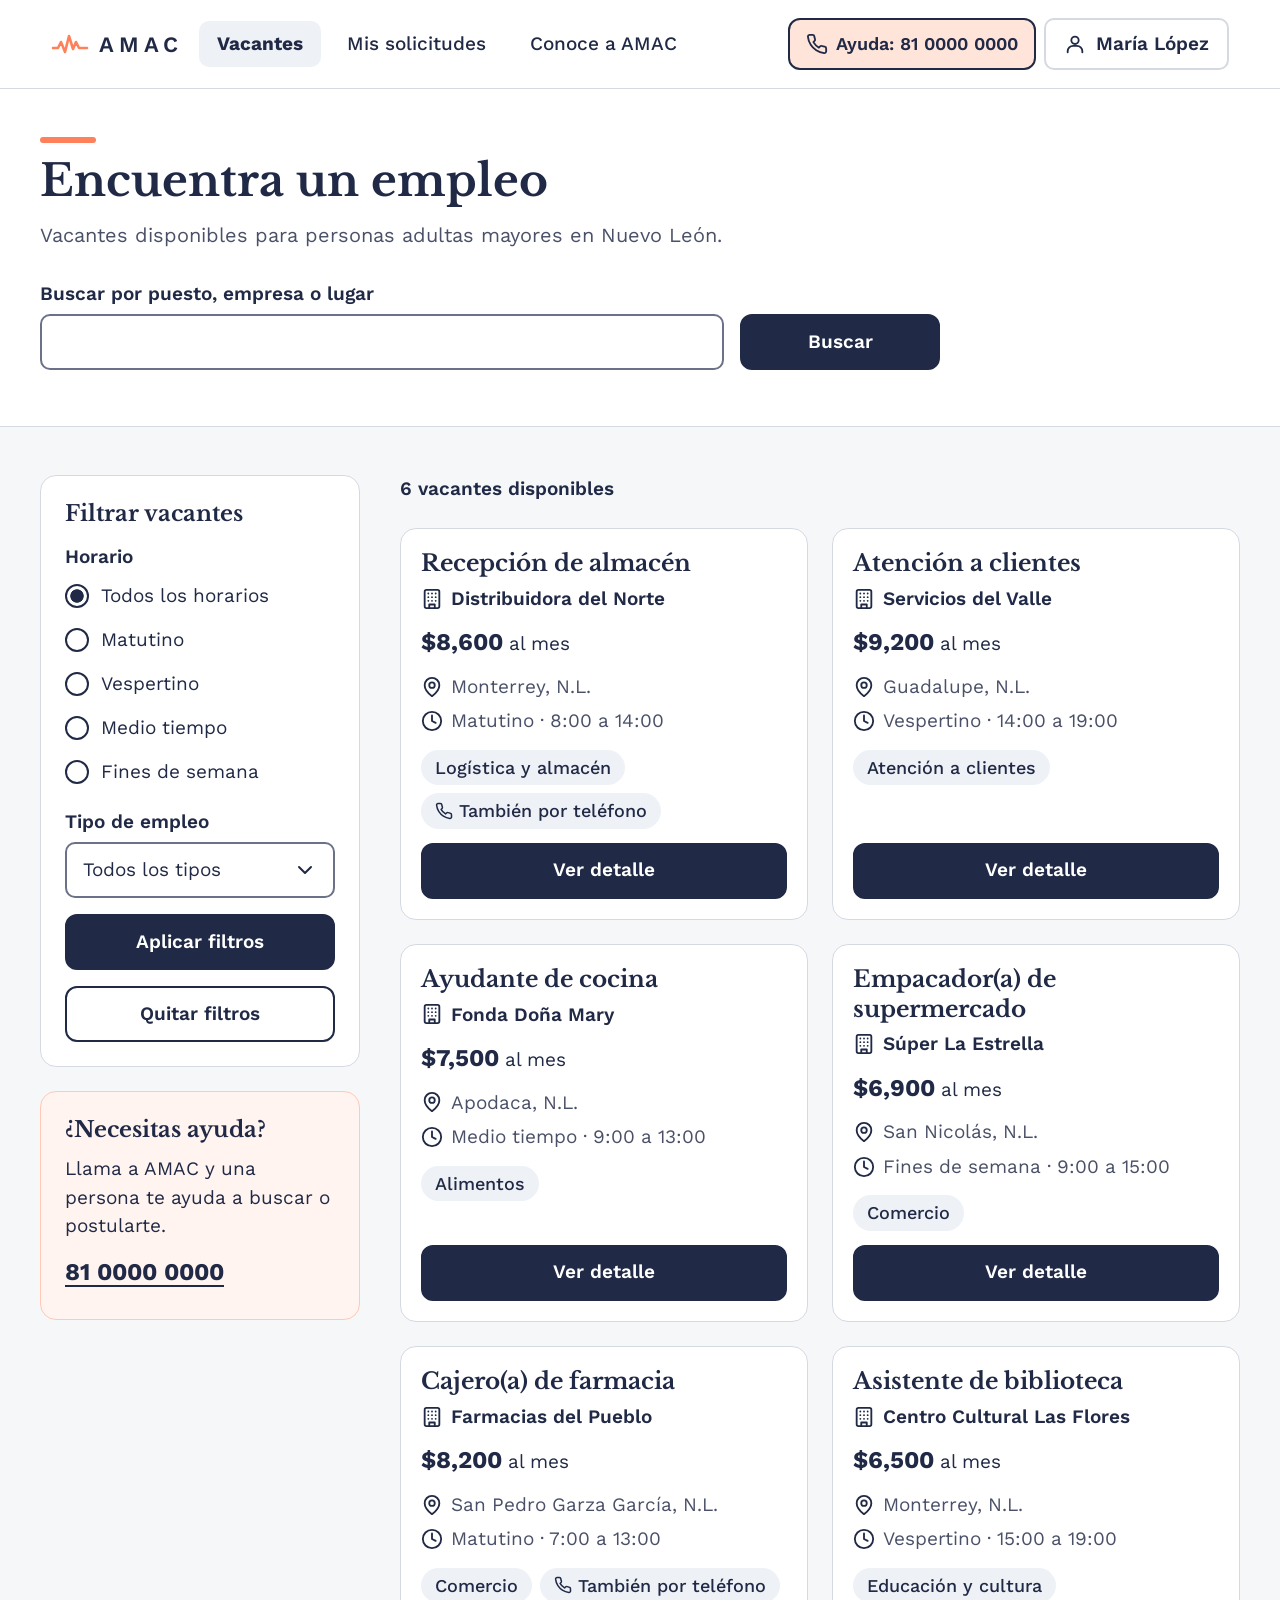
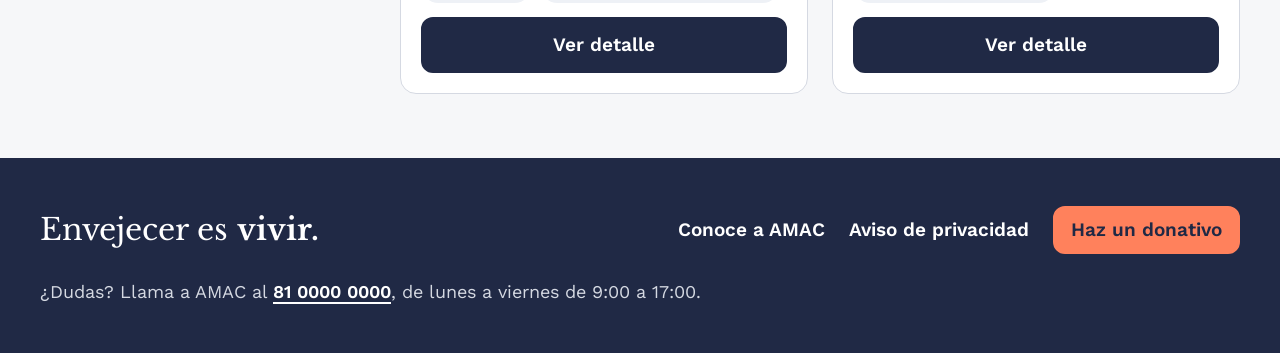
<file: index.html>
<!DOCTYPE html>
<html lang="es">
<head>
  <meta charset="UTF-8">
  <meta name="viewport" content="width=device-width, initial-scale=1.0">
  <title>Vacantes disponibles | AMAC</title>
  <meta name="description" content="Bolsa de trabajo de AMAC: vacantes para personas adultas mayores en Nuevo León.">
  <link rel="icon" href="img/favicon.svg" type="image/svg+xml">
  <link rel="preconnect" href="https://fonts.googleapis.com">
  <link rel="preconnect" href="https://fonts.gstatic.com" crossorigin>
  <link rel="stylesheet" href="https://fonts.googleapis.com/css2?family=Libre+Baskerville:wght@400;700&amp;family=Work+Sans:wght@400;500;600;700&amp;display=swap">
  <link rel="stylesheet" href="css/variables.css">
  <link rel="stylesheet" href="css/base.css">
  <link rel="stylesheet" href="css/layout.css">
  <link rel="stylesheet" href="css/componentes.css">
</head>
<body class="pagina-listado">
  <a class="saltar-contenido" href="#principal">Saltar al contenido</a>

  <header class="encabezado">
    <div class="encabezado__interior">
      <a class="logo" href="index.html">
        <img src="img/isotipo.svg" alt="" width="38" height="22">
        <span>AMAC</span><span class="solo-lector">, ir a vacantes</span>
      </a>
      <nav class="menu" aria-label="Navegación principal">
        <ul class="menu__lista">
          <li>
            <a class="menu__enlace" href="index.html" aria-current="page">
              <img class="menu__icono" src="img/iconos/maletin.svg" alt="" width="24" height="24">
              Vacantes
            </a>
          </li>
          <li>
            <a class="menu__enlace" href="mis-solicitudes.html">
              <img class="menu__icono" src="img/iconos/lista.svg" alt="" width="24" height="24">
              <span class="menu__texto-largo">Mis solicitudes</span><span class="menu__texto-corto">Solicitudes</span>
            </a>
          </li>
          <li class="menu__solo-escritorio">
            <a class="menu__enlace" href="conoce-amac.html">
              <img class="menu__icono" src="img/iconos/info.svg" alt="" width="24" height="24">
              Conoce a AMAC
            </a>
          </li>
          <li class="menu__solo-movil">
            <a class="menu__enlace" href="login.html">
              <img class="menu__icono" src="img/iconos/usuario.svg" alt="" width="24" height="24">
              Mi cuenta
            </a>
          </li>
        </ul>
      </nav>
      <div class="encabezado__acciones">
        <a class="boton-ayuda" href="tel:+528100000000">
          <img src="img/iconos/telefono.svg" alt="" width="22" height="22">
          <span>Ayuda<span class="boton-ayuda__telefono">: 81 0000 0000</span><span class="solo-lector">, llamar a AMAC</span></span>
        </a>
        <a class="cuenta" href="login.html"><img src="img/iconos/usuario.svg" alt="" width="22" height="22">María López<span class="solo-lector">, mi cuenta</span></a>
      </div>
    </div>
  </header>

  <main id="principal">
    <section class="banda-busqueda" aria-labelledby="titulo-pagina">
      <div class="contenedor">
        <div class="titulo-pagina">
          <h1 id="titulo-pagina">Encuentra un empleo</h1>
          <p>Vacantes disponibles para personas adultas mayores en Nuevo León.</p>
        </div>
        <form class="buscador tarjeta" action="index.html" method="get" role="search">
          <div class="campo-con-boton">
            <div class="campo-formulario">
              <label for="buscar">Buscar por puesto, empresa o lugar</label>
              <input type="search" id="buscar" name="buscar" autocomplete="off">
            </div>
            <button class="boton boton--primario" type="submit">Buscar</button>
          </div>
        </form>
      </div>
    </section>

    <div class="contenedor listado">
      <section class="listado__filtros tarjeta" aria-labelledby="titulo-filtros">
        <h2 id="titulo-filtros">Filtrar vacantes</h2>
        <form class="pila pila--chica" action="index.html" method="get">
          <fieldset class="filtro">
            <legend>Horario</legend>
            <div class="filtro__opciones">
              <label class="opcion-simple">
                <input class="control-radio" type="radio" name="horario" value="todos" checked>
                Todos los horarios
              </label>
              <label class="opcion-simple">
                <input class="control-radio" type="radio" name="horario" value="matutino">
                Matutino
              </label>
              <label class="opcion-simple">
                <input class="control-radio" type="radio" name="horario" value="vespertino">
                Vespertino
              </label>
              <label class="opcion-simple">
                <input class="control-radio" type="radio" name="horario" value="medio-tiempo">
                Medio tiempo
              </label>
              <label class="opcion-simple">
                <input class="control-radio" type="radio" name="horario" value="fines-de-semana">
                Fines de semana
              </label>
            </div>
          </fieldset>
        <div class="campo-formulario">
            <label for="categoria">Tipo de empleo</label>
            <select id="categoria" name="categoria">
              <option value="todos">Todos los tipos</option>
              <option value="logistica">Logística y almacén</option>
              <option value="atencion">Atención a clientes</option>
              <option value="alimentos">Alimentos</option>
              <option value="comercio">Comercio</option>
              <option value="cultura">Educación y cultura</option>
            </select>
          </div>
          <button class="boton boton--primario boton--bloque" type="submit">Aplicar filtros</button>
          <button class="boton boton--secundario boton--bloque" type="reset">Quitar filtros</button>
        </form>
      </section>

      <section class="listado__resultados" aria-labelledby="titulo-resultados">
        <h2 class="conteo" id="titulo-resultados">6 vacantes disponibles</h2>
        <ul class="lista-vacantes">
            <li>
              <article class="tarjeta-vacante">
                <div class="tarjeta-vacante__encabezado">
                  <h3 class="tarjeta-vacante__titulo">Recepción de almacén</h3>
                  <p class="con-icono con-icono--fuerte"><img src="img/iconos/edificio.svg" alt="" width="22" height="22"><span><span class="solo-lector">Empresa: </span>Distribuidora del Norte</span></p>
                </div>
                <p class="tarjeta-vacante__sueldo"><span class="tarjeta-vacante__monto">$8,600</span> al mes</p>
                <ul class="tarjeta-vacante__datos">
                  <li class="con-icono"><img src="img/iconos/ubicacion.svg" alt="" width="22" height="22"><span><span class="solo-lector">Ubicación: </span>Monterrey, N.L.</span></li>
                  <li class="con-icono"><img src="img/iconos/reloj.svg" alt="" width="22" height="22"><span><span class="solo-lector">Horario: </span>Matutino · 8:00 a 14:00</span></li>
                </ul>
                <ul class="tarjeta-vacante__etiquetas">
                  <li class="chip">Logística y almacén</li>
                  <li class="chip"><img src="img/iconos/telefono.svg" alt="" width="22" height="22">También por teléfono</li>
                </ul>
                <a class="boton boton--primario boton--bloque" href="vacante.html">Ver detalle<span class="solo-lector"> de Recepción de almacén</span></a>
              </article>
            </li>
            <li>
              <article class="tarjeta-vacante">
                <div class="tarjeta-vacante__encabezado">
                  <h3 class="tarjeta-vacante__titulo">Atención a clientes</h3>
                  <p class="con-icono con-icono--fuerte"><img src="img/iconos/edificio.svg" alt="" width="22" height="22"><span><span class="solo-lector">Empresa: </span>Servicios del Valle</span></p>
                </div>
                <p class="tarjeta-vacante__sueldo"><span class="tarjeta-vacante__monto">$9,200</span> al mes</p>
                <ul class="tarjeta-vacante__datos">
                  <li class="con-icono"><img src="img/iconos/ubicacion.svg" alt="" width="22" height="22"><span><span class="solo-lector">Ubicación: </span>Guadalupe, N.L.</span></li>
                  <li class="con-icono"><img src="img/iconos/reloj.svg" alt="" width="22" height="22"><span><span class="solo-lector">Horario: </span>Vespertino · 14:00 a 19:00</span></li>
                </ul>
                <ul class="tarjeta-vacante__etiquetas">
                  <li class="chip">Atención a clientes</li>
                </ul>
                <a class="boton boton--primario boton--bloque" href="vacante.html">Ver detalle<span class="solo-lector"> de Atención a clientes</span></a>
              </article>
            </li>
            <li>
              <article class="tarjeta-vacante">
                <div class="tarjeta-vacante__encabezado">
                  <h3 class="tarjeta-vacante__titulo">Ayudante de cocina</h3>
                  <p class="con-icono con-icono--fuerte"><img src="img/iconos/edificio.svg" alt="" width="22" height="22"><span><span class="solo-lector">Empresa: </span>Fonda Doña Mary</span></p>
                </div>
                <p class="tarjeta-vacante__sueldo"><span class="tarjeta-vacante__monto">$7,500</span> al mes</p>
                <ul class="tarjeta-vacante__datos">
                  <li class="con-icono"><img src="img/iconos/ubicacion.svg" alt="" width="22" height="22"><span><span class="solo-lector">Ubicación: </span>Apodaca, N.L.</span></li>
                  <li class="con-icono"><img src="img/iconos/reloj.svg" alt="" width="22" height="22"><span><span class="solo-lector">Horario: </span>Medio tiempo · 9:00 a 13:00</span></li>
                </ul>
                <ul class="tarjeta-vacante__etiquetas">
                  <li class="chip">Alimentos</li>
                </ul>
                <a class="boton boton--primario boton--bloque" href="vacante.html">Ver detalle<span class="solo-lector"> de Ayudante de cocina</span></a>
              </article>
            </li>
            <li>
              <article class="tarjeta-vacante">
                <div class="tarjeta-vacante__encabezado">
                  <h3 class="tarjeta-vacante__titulo">Empacador(a) de supermercado</h3>
                  <p class="con-icono con-icono--fuerte"><img src="img/iconos/edificio.svg" alt="" width="22" height="22"><span><span class="solo-lector">Empresa: </span>Súper La Estrella</span></p>
                </div>
                <p class="tarjeta-vacante__sueldo"><span class="tarjeta-vacante__monto">$6,900</span> al mes</p>
                <ul class="tarjeta-vacante__datos">
                  <li class="con-icono"><img src="img/iconos/ubicacion.svg" alt="" width="22" height="22"><span><span class="solo-lector">Ubicación: </span>San Nicolás, N.L.</span></li>
                  <li class="con-icono"><img src="img/iconos/reloj.svg" alt="" width="22" height="22"><span><span class="solo-lector">Horario: </span>Fines de semana · 9:00 a 15:00</span></li>
                </ul>
                <ul class="tarjeta-vacante__etiquetas">
                  <li class="chip">Comercio</li>
                </ul>
                <a class="boton boton--primario boton--bloque" href="vacante.html">Ver detalle<span class="solo-lector"> de Empacador(a) de supermercado</span></a>
              </article>
            </li>
            <li>
              <article class="tarjeta-vacante">
                <div class="tarjeta-vacante__encabezado">
                  <h3 class="tarjeta-vacante__titulo">Cajero(a) de farmacia</h3>
                  <p class="con-icono con-icono--fuerte"><img src="img/iconos/edificio.svg" alt="" width="22" height="22"><span><span class="solo-lector">Empresa: </span>Farmacias del Pueblo</span></p>
                </div>
                <p class="tarjeta-vacante__sueldo"><span class="tarjeta-vacante__monto">$8,200</span> al mes</p>
                <ul class="tarjeta-vacante__datos">
                  <li class="con-icono"><img src="img/iconos/ubicacion.svg" alt="" width="22" height="22"><span><span class="solo-lector">Ubicación: </span>San Pedro Garza García, N.L.</span></li>
                  <li class="con-icono"><img src="img/iconos/reloj.svg" alt="" width="22" height="22"><span><span class="solo-lector">Horario: </span>Matutino · 7:00 a 13:00</span></li>
                </ul>
                <ul class="tarjeta-vacante__etiquetas">
                  <li class="chip">Comercio</li>
                  <li class="chip"><img src="img/iconos/telefono.svg" alt="" width="22" height="22">También por teléfono</li>
                </ul>
                <a class="boton boton--primario boton--bloque" href="vacante.html">Ver detalle<span class="solo-lector"> de Cajero(a) de farmacia</span></a>
              </article>
            </li>
            <li>
              <article class="tarjeta-vacante">
                <div class="tarjeta-vacante__encabezado">
                  <h3 class="tarjeta-vacante__titulo">Asistente de biblioteca</h3>
                  <p class="con-icono con-icono--fuerte"><img src="img/iconos/edificio.svg" alt="" width="22" height="22"><span><span class="solo-lector">Empresa: </span>Centro Cultural Las Flores</span></p>
                </div>
                <p class="tarjeta-vacante__sueldo"><span class="tarjeta-vacante__monto">$6,500</span> al mes</p>
                <ul class="tarjeta-vacante__datos">
                  <li class="con-icono"><img src="img/iconos/ubicacion.svg" alt="" width="22" height="22"><span><span class="solo-lector">Ubicación: </span>Monterrey, N.L.</span></li>
                  <li class="con-icono"><img src="img/iconos/reloj.svg" alt="" width="22" height="22"><span><span class="solo-lector">Horario: </span>Vespertino · 15:00 a 19:00</span></li>
                </ul>
                <ul class="tarjeta-vacante__etiquetas">
                  <li class="chip">Educación y cultura</li>
                </ul>
                <a class="boton boton--primario boton--bloque" href="vacante.html">Ver detalle<span class="solo-lector"> de Asistente de biblioteca</span></a>
              </article>
            </li>
        </ul>
      </section>

      <aside class="listado__ayuda tarjeta tarjeta--ayuda" aria-labelledby="titulo-ayuda">
        <h2 id="titulo-ayuda">¿Necesitas ayuda?</h2>
        <p>Llama a AMAC y una persona te ayuda a buscar o postularte.</p>
        <a class="telefono-destacado" href="tel:+528100000000">81 0000 0000</a>
      </aside>
    </div>
  </main>

  <footer class="pie fondo-oscuro">
    <div class="contenedor pie__interior">
      <p class="pie__lema">Envejecer es <strong>vivir.</strong></p>
      <nav aria-label="Enlaces de AMAC">
        <ul class="pie__enlaces">
          <li><a href="conoce-amac.html">Conoce a AMAC</a></li>
          <li><a href="conoce-amac.html#privacidad">Aviso de privacidad</a></li>
          <li><a class="boton boton--coral boton--chico" href="conoce-amac.html#donativo">Haz un donativo</a></li>
        </ul>
      </nav>
      <p class="pie__legal">¿Dudas? Llama a AMAC al <a href="tel:+528100000000">81 0000 0000</a>, de lunes a viernes de 9:00 a 17:00.</p>
    </div>
  </footer>
</body>
</html>
</file>
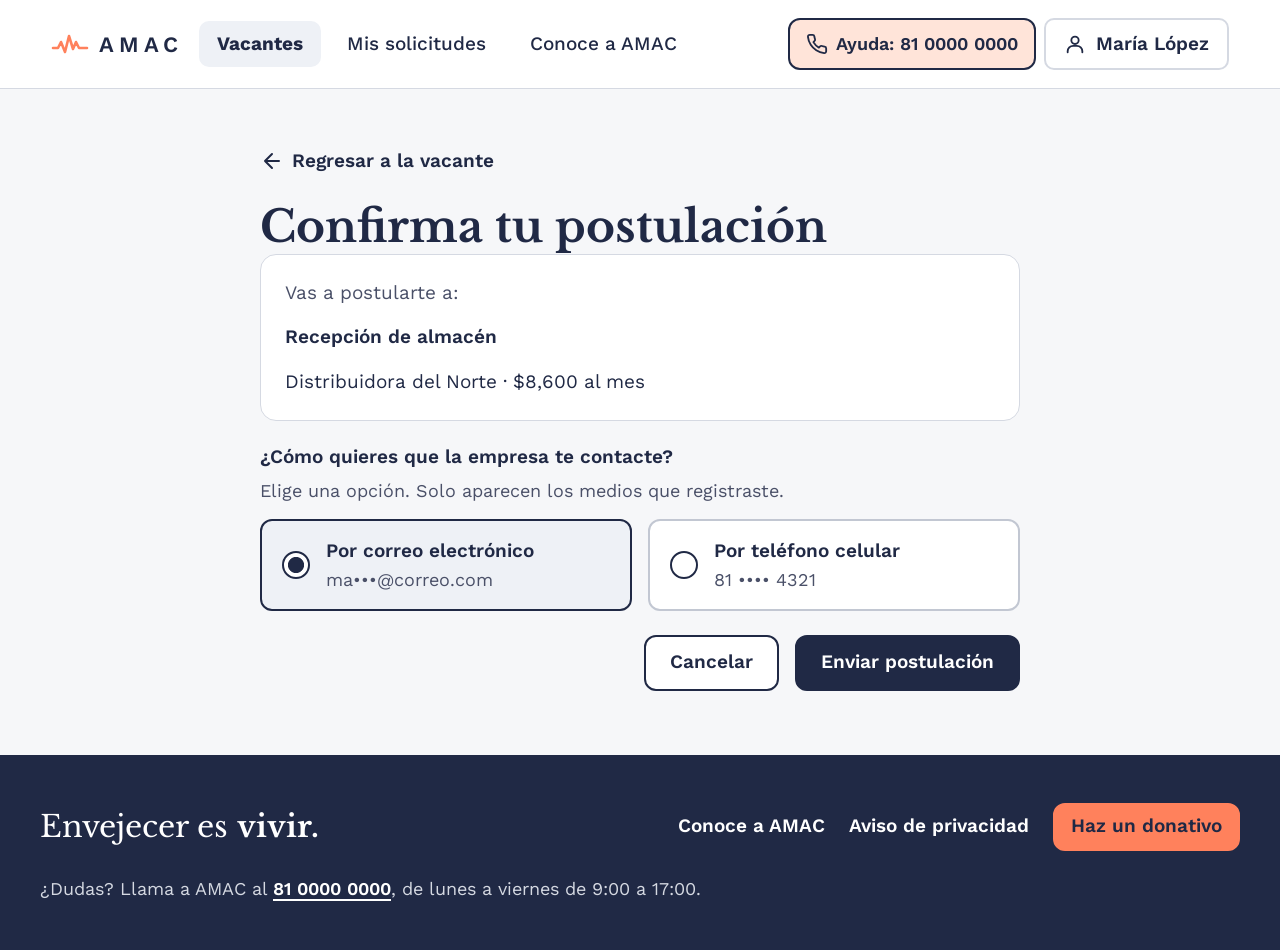
<file: confirmar-postulacion.html>
<!DOCTYPE html>
<html lang="es">
<head>
  <meta charset="UTF-8">
  <meta name="viewport" content="width=device-width, initial-scale=1.0">
  <title>Confirma tu postulación | AMAC</title>
  <meta name="description" content="Confirma tu postulación a la vacante Recepción de almacén.">
  <link rel="icon" href="img/favicon.svg" type="image/svg+xml">
  <link rel="preconnect" href="https://fonts.googleapis.com">
  <link rel="preconnect" href="https://fonts.gstatic.com" crossorigin>
  <link rel="stylesheet" href="https://fonts.googleapis.com/css2?family=Libre+Baskerville:wght@400;700&amp;family=Work+Sans:wght@400;500;600;700&amp;display=swap">
  <link rel="stylesheet" href="css/variables.css">
  <link rel="stylesheet" href="css/base.css">
  <link rel="stylesheet" href="css/layout.css">
  <link rel="stylesheet" href="css/componentes.css">
</head>
<body>
  <a class="saltar-contenido" href="#principal">Saltar al contenido</a>

  <header class="encabezado">
    <div class="encabezado__interior">
      <a class="logo" href="index.html">
        <img src="img/isotipo.svg" alt="" width="38" height="22">
        <span>AMAC</span><span class="solo-lector">, ir a vacantes</span>
      </a>
      <nav class="menu" aria-label="Navegación principal">
        <ul class="menu__lista">
          <li>
            <a class="menu__enlace" href="index.html" aria-current="page">
              <img class="menu__icono" src="img/iconos/maletin.svg" alt="" width="24" height="24">
              Vacantes
            </a>
          </li>
          <li>
            <a class="menu__enlace" href="mis-solicitudes.html">
              <img class="menu__icono" src="img/iconos/lista.svg" alt="" width="24" height="24">
              <span class="menu__texto-largo">Mis solicitudes</span><span class="menu__texto-corto">Solicitudes</span>
            </a>
          </li>
          <li class="menu__solo-escritorio">
            <a class="menu__enlace" href="conoce-amac.html">
              <img class="menu__icono" src="img/iconos/info.svg" alt="" width="24" height="24">
              Conoce a AMAC
            </a>
          </li>
          <li class="menu__solo-movil">
            <a class="menu__enlace" href="login.html">
              <img class="menu__icono" src="img/iconos/usuario.svg" alt="" width="24" height="24">
              Mi cuenta
            </a>
          </li>
        </ul>
      </nav>
      <div class="encabezado__acciones">
        <a class="boton-ayuda" href="tel:+528100000000">
          <img src="img/iconos/telefono.svg" alt="" width="22" height="22">
          <span>Ayuda<span class="boton-ayuda__telefono">: 81 0000 0000</span><span class="solo-lector">, llamar a AMAC</span></span>
        </a>
        <a class="cuenta" href="login.html"><img src="img/iconos/usuario.svg" alt="" width="22" height="22">María López<span class="solo-lector">, mi cuenta</span></a>
      </div>
    </div>
  </header>

  <main id="principal">
    <div class="contenedor contenedor--angosto">
      <a class="enlace-regresar" href="vacante.html"><img src="img/iconos/regresar.svg" alt="" width="24" height="24">Regresar a la vacante</a>
      <h1>Confirma tu postulación</h1>

      <form class="pila" action="postulacion-enviada.html" method="get">
        <div class="tarjeta">
          <p class="texto-secundario">Vas a postularte a:</p>
          <p><strong>Recepción de almacén</strong></p>
          <p>Distribuidora del Norte · $8,600 al mes</p>
        </div>

        <fieldset class="grupo-opciones grupo-opciones--2" aria-describedby="medio-ayuda">
          <legend>¿Cómo quieres que la empresa te contacte?</legend>
          <p class="campo-formulario__ayuda fila-campos__completo" id="medio-ayuda">Elige una opción. Solo aparecen los medios que registraste.</p>
          <label class="opcion">
            <input class="control-radio" type="radio" name="medio" value="correo" checked>
            <span class="opcion__texto">
              <span class="opcion__titulo">Por correo electrónico</span>
              <span class="opcion__detalle">ma•••@correo.com</span>
            </span>
          </label>
          <label class="opcion">
            <input class="control-radio" type="radio" name="medio" value="celular">
            <span class="opcion__texto">
              <span class="opcion__titulo">Por teléfono celular</span>
              <span class="opcion__detalle">81 •••• 4321</span>
            </span>
          </label>
        </fieldset>

        <div class="grupo-botones grupo-botones--derecha">
          <a class="boton boton--secundario" href="vacante.html">Cancelar</a>
          <button class="boton boton--primario" type="submit">Enviar postulación</button>
        </div>
      </form>
    </div>
  </main>

  <footer class="pie fondo-oscuro">
    <div class="contenedor pie__interior">
      <p class="pie__lema">Envejecer es <strong>vivir.</strong></p>
      <nav aria-label="Enlaces de AMAC">
        <ul class="pie__enlaces">
          <li><a href="conoce-amac.html">Conoce a AMAC</a></li>
          <li><a href="conoce-amac.html#privacidad">Aviso de privacidad</a></li>
          <li><a class="boton boton--coral boton--chico" href="conoce-amac.html#donativo">Haz un donativo</a></li>
        </ul>
      </nav>
      <p class="pie__legal">¿Dudas? Llama a AMAC al <a href="tel:+528100000000">81 0000 0000</a>, de lunes a viernes de 9:00 a 17:00.</p>
    </div>
  </footer>
</body>
</html>
</file>
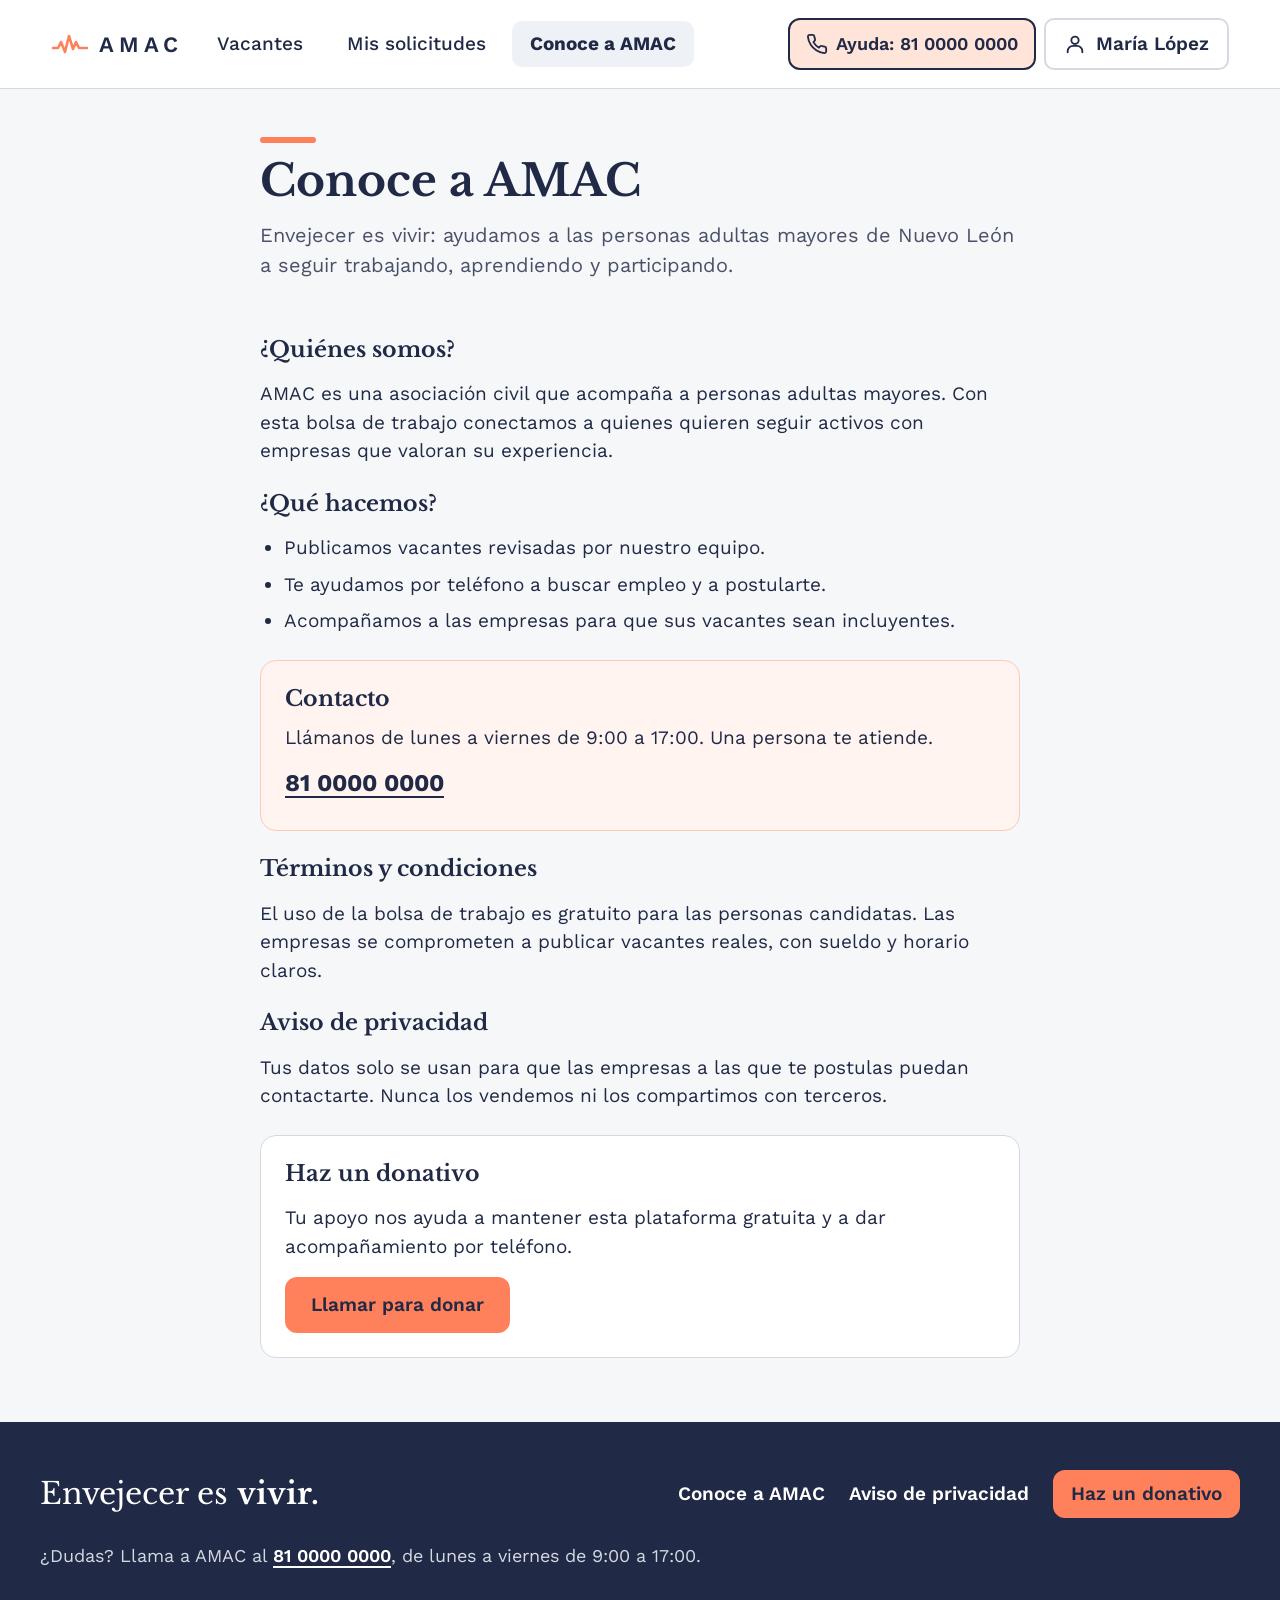
<file: conoce-amac.html>
<!DOCTYPE html>
<html lang="es">
<head>
  <meta charset="UTF-8">
  <meta name="viewport" content="width=device-width, initial-scale=1.0">
  <title>Conoce a AMAC | AMAC</title>
  <meta name="description" content="Quiénes somos, contacto, aviso de privacidad y donativos de AMAC.">
  <link rel="icon" href="img/favicon.svg" type="image/svg+xml">
  <link rel="preconnect" href="https://fonts.googleapis.com">
  <link rel="preconnect" href="https://fonts.gstatic.com" crossorigin>
  <link rel="stylesheet" href="https://fonts.googleapis.com/css2?family=Libre+Baskerville:wght@400;700&amp;family=Work+Sans:wght@400;500;600;700&amp;display=swap">
  <link rel="stylesheet" href="css/variables.css">
  <link rel="stylesheet" href="css/base.css">
  <link rel="stylesheet" href="css/layout.css">
  <link rel="stylesheet" href="css/componentes.css">
</head>
<body>
  <a class="saltar-contenido" href="#principal">Saltar al contenido</a>

  <header class="encabezado">
    <div class="encabezado__interior">
      <a class="logo" href="index.html">
        <img src="img/isotipo.svg" alt="" width="38" height="22">
        <span>AMAC</span><span class="solo-lector">, ir a vacantes</span>
      </a>
      <nav class="menu" aria-label="Navegación principal">
        <ul class="menu__lista">
          <li>
            <a class="menu__enlace" href="index.html">
              <img class="menu__icono" src="img/iconos/maletin.svg" alt="" width="24" height="24">
              Vacantes
            </a>
          </li>
          <li>
            <a class="menu__enlace" href="mis-solicitudes.html">
              <img class="menu__icono" src="img/iconos/lista.svg" alt="" width="24" height="24">
              <span class="menu__texto-largo">Mis solicitudes</span><span class="menu__texto-corto">Solicitudes</span>
            </a>
          </li>
          <li class="menu__solo-escritorio">
            <a class="menu__enlace" href="conoce-amac.html" aria-current="page">
              <img class="menu__icono" src="img/iconos/info.svg" alt="" width="24" height="24">
              Conoce a AMAC
            </a>
          </li>
          <li class="menu__solo-movil">
            <a class="menu__enlace" href="login.html">
              <img class="menu__icono" src="img/iconos/usuario.svg" alt="" width="24" height="24">
              Mi cuenta
            </a>
          </li>
        </ul>
      </nav>
      <div class="encabezado__acciones">
        <a class="boton-ayuda" href="tel:+528100000000">
          <img src="img/iconos/telefono.svg" alt="" width="22" height="22">
          <span>Ayuda<span class="boton-ayuda__telefono">: 81 0000 0000</span><span class="solo-lector">, llamar a AMAC</span></span>
        </a>
        <a class="cuenta" href="login.html"><img src="img/iconos/usuario.svg" alt="" width="22" height="22">María López<span class="solo-lector">, mi cuenta</span></a>
      </div>
    </div>
  </header>

  <main id="principal">
    <div class="contenedor contenedor--angosto pila">
      <div class="titulo-pagina">
        <h1>Conoce a AMAC</h1>
        <p>Envejecer es vivir: ayudamos a las personas adultas mayores de Nuevo León a seguir trabajando, aprendiendo y participando.</p>
      </div>

      <section class="pila pila--chica" aria-labelledby="titulo-quienes">
        <h2 id="titulo-quienes">¿Quiénes somos?</h2>
        <p>AMAC es una asociación civil que acompaña a personas adultas mayores. Con esta bolsa de trabajo conectamos a quienes quieren seguir activos con empresas que valoran su experiencia.</p>
      </section>

      <section class="pila pila--chica" aria-labelledby="titulo-que-hacemos">
        <h2 id="titulo-que-hacemos">¿Qué hacemos?</h2>
        <ul class="lista-vinetas">
          <li>Publicamos vacantes revisadas por nuestro equipo.</li>
          <li>Te ayudamos por teléfono a buscar empleo y a postularte.</li>
          <li>Acompañamos a las empresas para que sus vacantes sean incluyentes.</li>
        </ul>
      </section>

      <section class="tarjeta tarjeta--ayuda" id="contacto" aria-labelledby="titulo-contacto">
        <h2 id="titulo-contacto">Contacto</h2>
        <p>Llámanos de lunes a viernes de 9:00 a 17:00. Una persona te atiende.</p>
        <a class="telefono-destacado" href="tel:+528100000000">81 0000 0000</a>
      </section>

      <section class="pila pila--chica" id="terminos" aria-labelledby="titulo-terminos">
        <h2 id="titulo-terminos">Términos y condiciones</h2>
        <p>El uso de la bolsa de trabajo es gratuito para las personas candidatas. Las empresas se comprometen a publicar vacantes reales, con sueldo y horario claros.</p>
      </section>

      <section class="pila pila--chica" id="privacidad" aria-labelledby="titulo-privacidad">
        <h2 id="titulo-privacidad">Aviso de privacidad</h2>
        <p>Tus datos solo se usan para que las empresas a las que te postulas puedan contactarte. Nunca los vendemos ni los compartimos con terceros.</p>
      </section>

      <section class="tarjeta" id="donativo" aria-labelledby="titulo-donativo">
        <h2 id="titulo-donativo">Haz un donativo</h2>
        <p>Tu apoyo nos ayuda a mantener esta plataforma gratuita y a dar acompañamiento por teléfono.</p>
        <p><a class="boton boton--coral" href="tel:+528100000000">Llamar para donar</a></p>
      </section>
    </div>
  </main>

  <footer class="pie fondo-oscuro">
    <div class="contenedor pie__interior">
      <p class="pie__lema">Envejecer es <strong>vivir.</strong></p>
      <nav aria-label="Enlaces de AMAC">
        <ul class="pie__enlaces">
          <li><a href="conoce-amac.html">Conoce a AMAC</a></li>
          <li><a href="conoce-amac.html#privacidad">Aviso de privacidad</a></li>
          <li><a class="boton boton--coral boton--chico" href="conoce-amac.html#donativo">Haz un donativo</a></li>
        </ul>
      </nav>
      <p class="pie__legal">¿Dudas? Llama a AMAC al <a href="tel:+528100000000">81 0000 0000</a>, de lunes a viernes de 9:00 a 17:00.</p>
    </div>
  </footer>
</body>
</html>
</file>
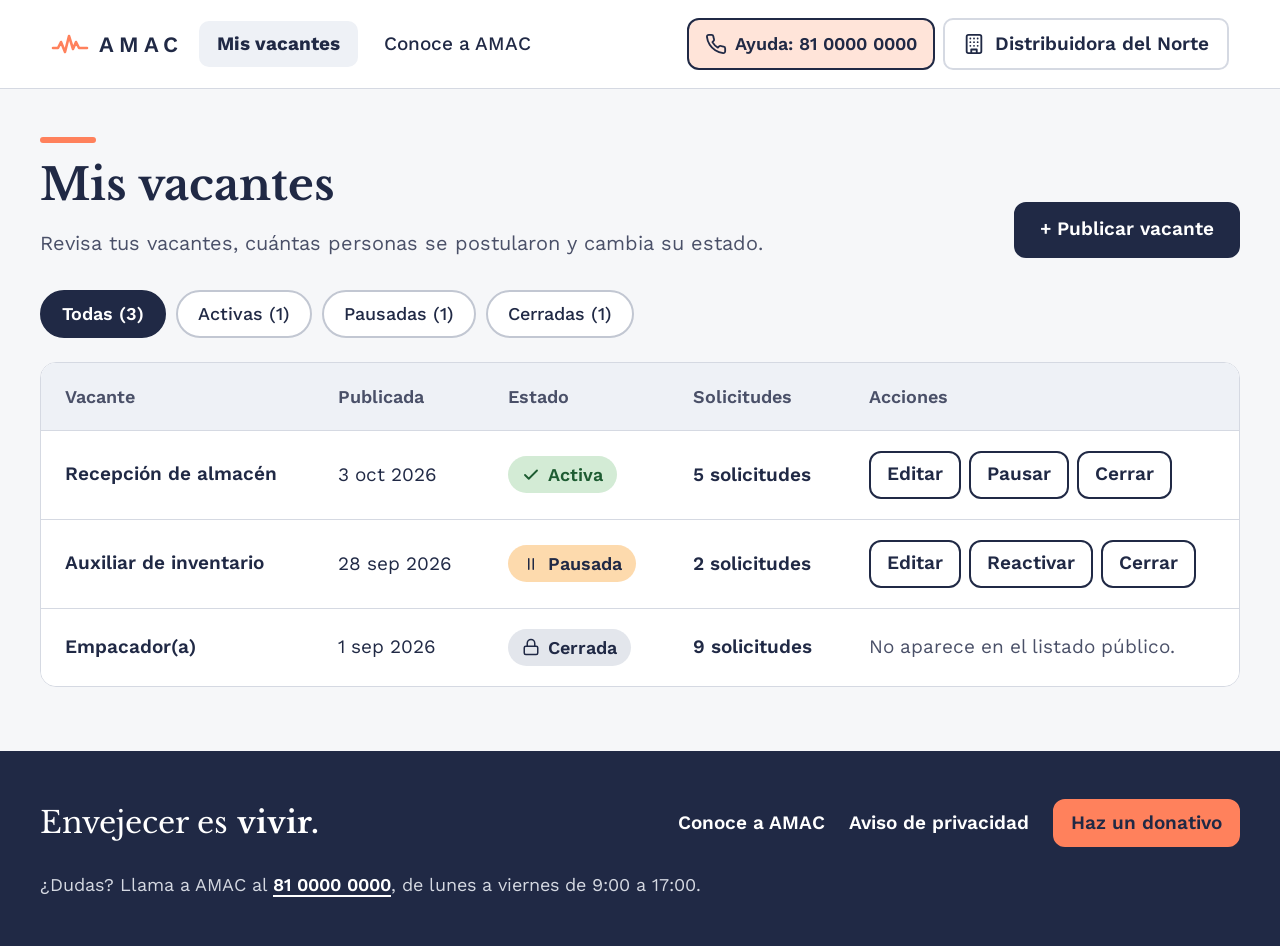
<file: empresa-vacantes.html>
<!DOCTYPE html>
<html lang="es">
<head>
  <meta charset="UTF-8">
  <meta name="viewport" content="width=device-width, initial-scale=1.0">
  <title>Mis vacantes | AMAC</title>
  <meta name="description" content="Panel de la empresa: revisa tus vacantes, solicitudes recibidas y su estado.">
  <link rel="icon" href="img/favicon.svg" type="image/svg+xml">
  <link rel="preconnect" href="https://fonts.googleapis.com">
  <link rel="preconnect" href="https://fonts.gstatic.com" crossorigin>
  <link rel="stylesheet" href="https://fonts.googleapis.com/css2?family=Libre+Baskerville:wght@400;700&amp;family=Work+Sans:wght@400;500;600;700&amp;display=swap">
  <link rel="stylesheet" href="css/variables.css">
  <link rel="stylesheet" href="css/base.css">
  <link rel="stylesheet" href="css/layout.css">
  <link rel="stylesheet" href="css/componentes.css">
</head>
<body>
  <a class="saltar-contenido" href="#principal">Saltar al contenido</a>

  <header class="encabezado">
    <div class="encabezado__interior">
      <a class="logo" href="index.html">
        <img src="img/isotipo.svg" alt="" width="38" height="22">
        <span>AMAC</span><span class="solo-lector">, ir a vacantes</span>
      </a>
      <nav class="menu" aria-label="Navegación principal">
        <ul class="menu__lista">
          <li>
            <a class="menu__enlace" href="empresa-vacantes.html" aria-current="page">
              <img class="menu__icono" src="img/iconos/maletin.svg" alt="" width="24" height="24">
              Mis vacantes
            </a>
          </li>
          <li class="menu__solo-escritorio">
            <a class="menu__enlace" href="conoce-amac.html">
              <img class="menu__icono" src="img/iconos/info.svg" alt="" width="24" height="24">
              Conoce a AMAC
            </a>
          </li>
          <li class="menu__solo-movil">
            <a class="menu__enlace" href="login.html">
              <img class="menu__icono" src="img/iconos/usuario.svg" alt="" width="24" height="24">
              Mi cuenta
            </a>
          </li>
        </ul>
      </nav>
      <div class="encabezado__acciones">
        <a class="boton-ayuda" href="tel:+528100000000">
          <img src="img/iconos/telefono.svg" alt="" width="22" height="22">
          <span>Ayuda<span class="boton-ayuda__telefono">: 81 0000 0000</span><span class="solo-lector">, llamar a AMAC</span></span>
        </a>
        <a class="cuenta" href="login.html"><img src="img/iconos/edificio.svg" alt="" width="22" height="22">Distribuidora del Norte<span class="solo-lector">, cuenta de la empresa</span></a>
      </div>
    </div>
  </header>

  <main id="principal">
    <div class="contenedor">
      <div class="titulo-pagina titulo-pagina--con-accion">
        <h1>Mis vacantes</h1>
        <p>Revisa tus vacantes, cuántas personas se postularon y cambia su estado.</p>
        <button class="boton boton--primario" type="button">+ Publicar vacante</button>
      </div>

      <div class="pastillas" role="group" aria-label="Filtrar vacantes por estado">
        <button class="pastilla" type="button" aria-pressed="true">Todas (3)</button>
        <button class="pastilla" type="button" aria-pressed="false">Activas (1)</button>
        <button class="pastilla" type="button" aria-pressed="false">Pausadas (1)</button>
        <button class="pastilla" type="button" aria-pressed="false">Cerradas (1)</button>
      </div>

      <div class="tabla-marco">
        <table class="tabla">
          <caption class="solo-lector">Vacantes de Distribuidora del Norte: 3 registros</caption>
          <thead>
            <tr>
              <th scope="col">Vacante</th>
              <th scope="col">Publicada</th>
              <th scope="col">Estado</th>
              <th scope="col">Solicitudes</th>
              <th scope="col">Acciones</th>
            </tr>
          </thead>
          <tbody>
            <tr>
              <th scope="row" class="tabla__principal" data-orden="2">Recepción de almacén</th>
              <td data-orden="3"><span class="tabla__etiqueta-movil">Publicada el </span><time datetime="2026-10-03">3 oct 2026</time></td>
              <td data-orden="1"><span class="estatus estatus--activa">Activa</span></td>
              <td data-orden="4"><strong>5 solicitudes</strong><span class="tabla__etiqueta-movil"> recibidas</span></td>
              <td data-orden="5"><div class="grupo-botones">
                  <button class="boton boton--secundario boton--chico" type="button">Editar<span class="solo-lector"> Recepción de almacén</span></button>
                  <button class="boton boton--secundario boton--chico" type="button">Pausar<span class="solo-lector"> Recepción de almacén</span></button>
                  <button class="boton boton--secundario boton--chico" type="button">Cerrar<span class="solo-lector"> Recepción de almacén</span></button>
                </div></td>
            </tr>
            <tr>
              <th scope="row" class="tabla__principal" data-orden="2">Auxiliar de inventario</th>
              <td data-orden="3"><span class="tabla__etiqueta-movil">Publicada el </span><time datetime="2026-09-28">28 sep 2026</time></td>
              <td data-orden="1"><span class="estatus estatus--pausada">Pausada</span></td>
              <td data-orden="4"><strong>2 solicitudes</strong><span class="tabla__etiqueta-movil"> recibidas</span></td>
              <td data-orden="5"><div class="grupo-botones">
                  <button class="boton boton--secundario boton--chico" type="button">Editar<span class="solo-lector"> Auxiliar de inventario</span></button>
                  <button class="boton boton--secundario boton--chico" type="button">Reactivar<span class="solo-lector"> Auxiliar de inventario</span></button>
                  <button class="boton boton--secundario boton--chico" type="button">Cerrar<span class="solo-lector"> Auxiliar de inventario</span></button>
                </div></td>
            </tr>
            <tr>
              <th scope="row" class="tabla__principal" data-orden="2">Empacador(a)</th>
              <td data-orden="3"><span class="tabla__etiqueta-movil">Publicada el </span><time datetime="2026-09-01">1 sep 2026</time></td>
              <td data-orden="1"><span class="estatus estatus--cerrada">Cerrada</span></td>
              <td data-orden="4"><strong>9 solicitudes</strong><span class="tabla__etiqueta-movil"> recibidas</span></td>
              <td data-orden="5"><span class="texto-secundario">No aparece en el listado público.</span></td>
            </tr>
          </tbody>
        </table>
      </div>
    </div>
  </main>

  <footer class="pie fondo-oscuro">
    <div class="contenedor pie__interior">
      <p class="pie__lema">Envejecer es <strong>vivir.</strong></p>
      <nav aria-label="Enlaces de AMAC">
        <ul class="pie__enlaces">
          <li><a href="conoce-amac.html">Conoce a AMAC</a></li>
          <li><a href="conoce-amac.html#privacidad">Aviso de privacidad</a></li>
          <li><a class="boton boton--coral boton--chico" href="conoce-amac.html#donativo">Haz un donativo</a></li>
        </ul>
      </nav>
      <p class="pie__legal">¿Dudas? Llama a AMAC al <a href="tel:+528100000000">81 0000 0000</a>, de lunes a viernes de 9:00 a 17:00.</p>
    </div>
  </footer>
</body>
</html>
</file>
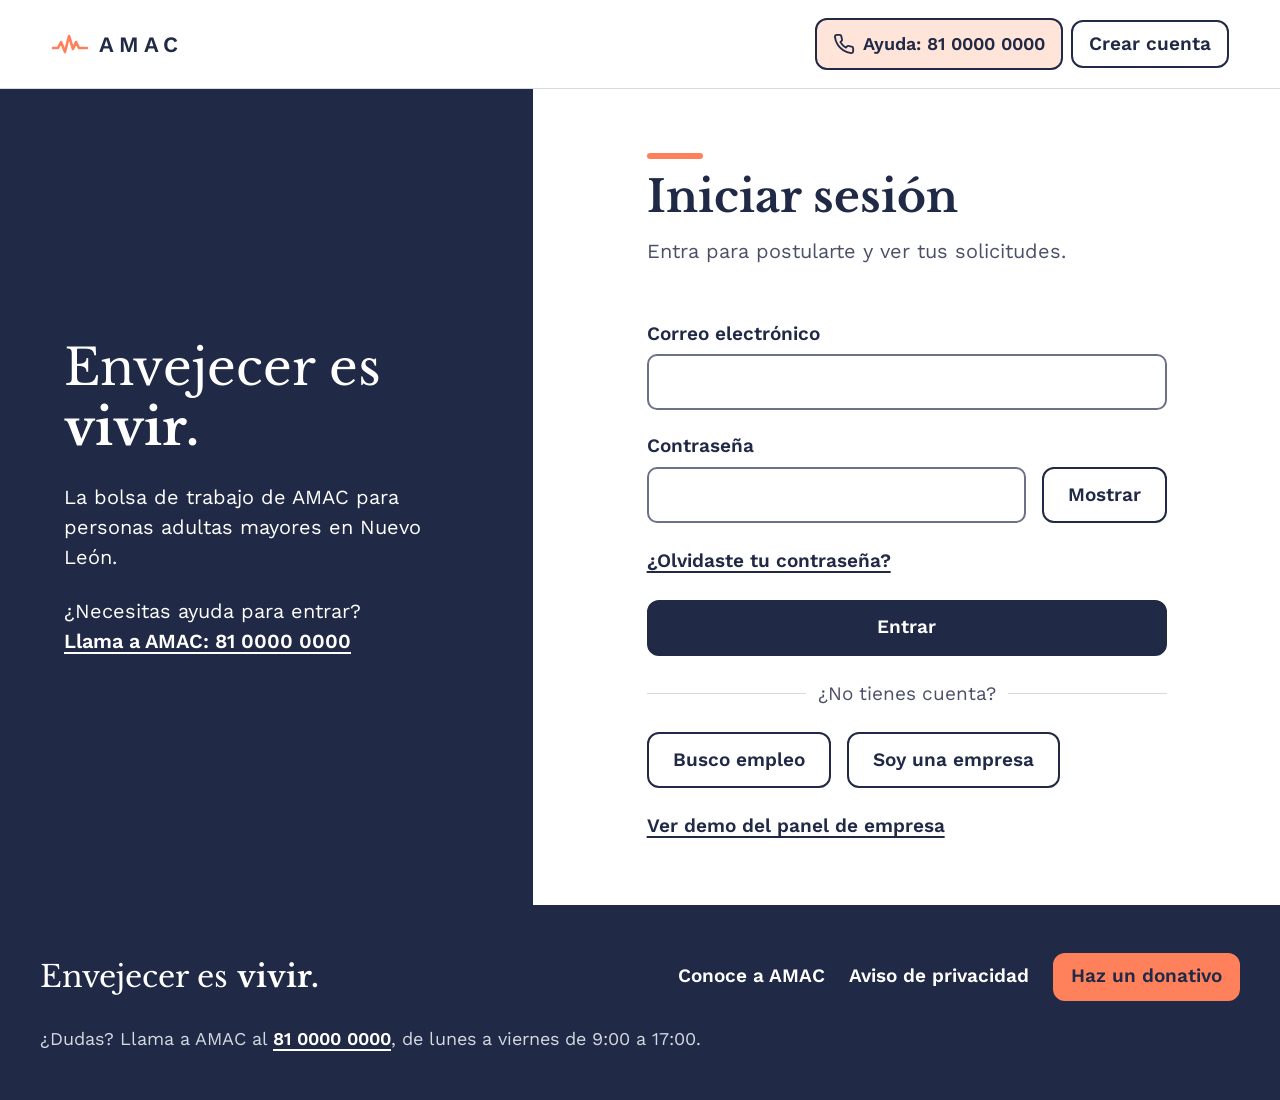
<file: login.html>
<!DOCTYPE html>
<html lang="es">
<head>
  <meta charset="UTF-8">
  <meta name="viewport" content="width=device-width, initial-scale=1.0">
  <title>Iniciar sesión | AMAC</title>
  <meta name="description" content="Entra a la bolsa de trabajo de AMAC para postularte y ver tus solicitudes.">
  <link rel="icon" href="img/favicon.svg" type="image/svg+xml">
  <link rel="preconnect" href="https://fonts.googleapis.com">
  <link rel="preconnect" href="https://fonts.gstatic.com" crossorigin>
  <link rel="stylesheet" href="https://fonts.googleapis.com/css2?family=Libre+Baskerville:wght@400;700&amp;family=Work+Sans:wght@400;500;600;700&amp;display=swap">
  <link rel="stylesheet" href="css/variables.css">
  <link rel="stylesheet" href="css/base.css">
  <link rel="stylesheet" href="css/layout.css">
  <link rel="stylesheet" href="css/componentes.css">
</head>
<body class="pagina-publica pagina-acceso">
  <a class="saltar-contenido" href="#principal">Saltar al contenido</a>

  <header class="encabezado encabezado--publico">
    <div class="encabezado__interior">
      <a class="logo" href="index.html">
        <img src="img/isotipo.svg" alt="" width="38" height="22">
        <span>AMAC</span><span class="solo-lector">, ir a vacantes</span>
      </a>
      <div class="encabezado__acciones">
        <a class="boton-ayuda" href="tel:+528100000000">
          <img src="img/iconos/telefono.svg" alt="" width="22" height="22">
          <span>Ayuda<span class="boton-ayuda__telefono">: 81 0000 0000</span><span class="solo-lector">, llamar a AMAC</span></span>
        </a>
        <a class="boton boton--secundario boton--chico" href="registro-candidato.html">Crear cuenta</a>
      </div>
    </div>
  </header>

  <main id="principal">
    <div class="acceso">
      <section class="acceso__marca fondo-oscuro" aria-label="Sobre AMAC">
        <p class="acceso__lema">Envejecer es <strong>vivir.</strong></p>
        <p>La bolsa de trabajo de AMAC para personas adultas mayores en Nuevo León.</p>
        <p>¿Necesitas ayuda para entrar?<br><a href="tel:+528100000000">Llama a AMAC: 81 0000 0000</a></p>
      </section>

      <div class="acceso__contenido">
        <div class="contenedor acceso__formulario pila">
          <div class="titulo-pagina">
            <h1>Iniciar sesión</h1>
            <p>Entra para postularte y ver tus solicitudes.</p>
          </div>

          <form class="pila" action="index.html" method="get">
          <div class="campo-formulario">
            <label for="correo">Correo electrónico</label>
            <input type="email" id="correo" name="correo" autocomplete="email" required>
          </div>
            <div class="campo-con-boton">
          <div class="campo-formulario">
            <label for="contrasena">Contraseña</label>
            <input type="password" id="contrasena" autocomplete="current-password" required>
          </div>
              <button class="boton boton--secundario" type="button" aria-controls="contrasena">Mostrar</button>
            </div>
            <p><a href="conoce-amac.html#contacto">¿Olvidaste tu contraseña?</a></p>
            <button class="boton boton--primario boton--bloque" type="submit">Entrar</button>
          </form>

          <p class="separador-texto">¿No tienes cuenta?</p>
          <div class="grupo-botones">
            <a class="boton boton--secundario" href="registro-candidato.html">Busco empleo</a>
            <a class="boton boton--secundario" href="registro-empresa.html">Soy una empresa</a>
          </div>
          <p><a href="empresa-vacantes.html">Ver demo del panel de empresa</a></p>
        </div>
      </div>
    </div>
  </main>

  <footer class="pie fondo-oscuro">
    <div class="contenedor pie__interior">
      <p class="pie__lema">Envejecer es <strong>vivir.</strong></p>
      <nav aria-label="Enlaces de AMAC">
        <ul class="pie__enlaces">
          <li><a href="conoce-amac.html">Conoce a AMAC</a></li>
          <li><a href="conoce-amac.html#privacidad">Aviso de privacidad</a></li>
          <li><a class="boton boton--coral boton--chico" href="conoce-amac.html#donativo">Haz un donativo</a></li>
        </ul>
      </nav>
      <p class="pie__legal">¿Dudas? Llama a AMAC al <a href="tel:+528100000000">81 0000 0000</a>, de lunes a viernes de 9:00 a 17:00.</p>
    </div>
  </footer>
</body>
</html>
</file>
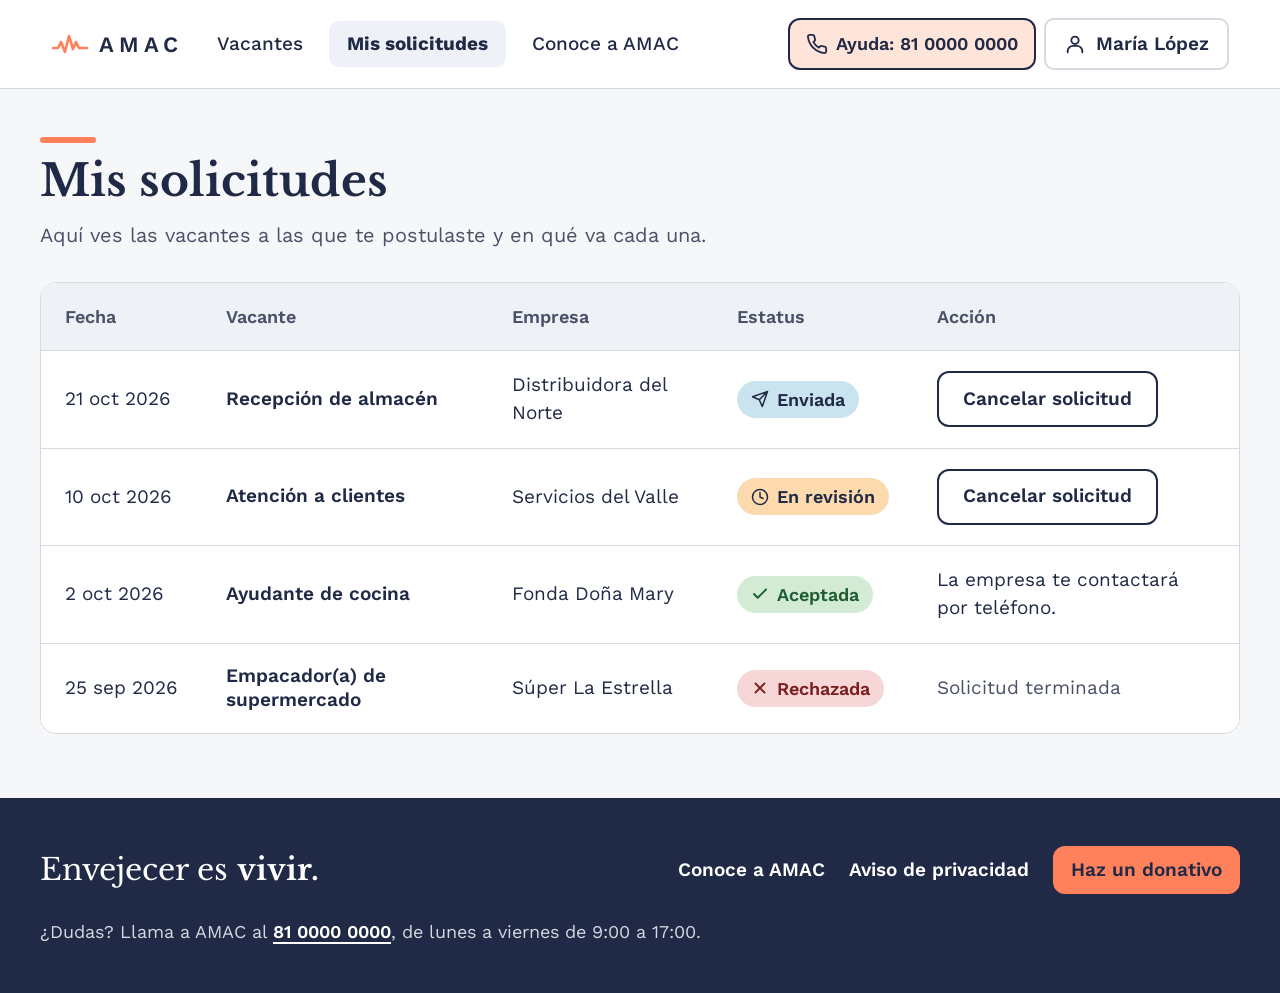
<file: mis-solicitudes.html>
<!DOCTYPE html>
<html lang="es">
<head>
  <meta charset="UTF-8">
  <meta name="viewport" content="width=device-width, initial-scale=1.0">
  <title>Mis solicitudes | AMAC</title>
  <meta name="description" content="Revisa en qué va cada una de tus solicitudes de empleo.">
  <link rel="icon" href="img/favicon.svg" type="image/svg+xml">
  <link rel="preconnect" href="https://fonts.googleapis.com">
  <link rel="preconnect" href="https://fonts.gstatic.com" crossorigin>
  <link rel="stylesheet" href="https://fonts.googleapis.com/css2?family=Libre+Baskerville:wght@400;700&amp;family=Work+Sans:wght@400;500;600;700&amp;display=swap">
  <link rel="stylesheet" href="css/variables.css">
  <link rel="stylesheet" href="css/base.css">
  <link rel="stylesheet" href="css/layout.css">
  <link rel="stylesheet" href="css/componentes.css">
</head>
<body>
  <a class="saltar-contenido" href="#principal">Saltar al contenido</a>

  <header class="encabezado">
    <div class="encabezado__interior">
      <a class="logo" href="index.html">
        <img src="img/isotipo.svg" alt="" width="38" height="22">
        <span>AMAC</span><span class="solo-lector">, ir a vacantes</span>
      </a>
      <nav class="menu" aria-label="Navegación principal">
        <ul class="menu__lista">
          <li>
            <a class="menu__enlace" href="index.html">
              <img class="menu__icono" src="img/iconos/maletin.svg" alt="" width="24" height="24">
              Vacantes
            </a>
          </li>
          <li>
            <a class="menu__enlace" href="mis-solicitudes.html" aria-current="page">
              <img class="menu__icono" src="img/iconos/lista.svg" alt="" width="24" height="24">
              <span class="menu__texto-largo">Mis solicitudes</span><span class="menu__texto-corto">Solicitudes</span>
            </a>
          </li>
          <li class="menu__solo-escritorio">
            <a class="menu__enlace" href="conoce-amac.html">
              <img class="menu__icono" src="img/iconos/info.svg" alt="" width="24" height="24">
              Conoce a AMAC
            </a>
          </li>
          <li class="menu__solo-movil">
            <a class="menu__enlace" href="login.html">
              <img class="menu__icono" src="img/iconos/usuario.svg" alt="" width="24" height="24">
              Mi cuenta
            </a>
          </li>
        </ul>
      </nav>
      <div class="encabezado__acciones">
        <a class="boton-ayuda" href="tel:+528100000000">
          <img src="img/iconos/telefono.svg" alt="" width="22" height="22">
          <span>Ayuda<span class="boton-ayuda__telefono">: 81 0000 0000</span><span class="solo-lector">, llamar a AMAC</span></span>
        </a>
        <a class="cuenta" href="login.html"><img src="img/iconos/usuario.svg" alt="" width="22" height="22">María López<span class="solo-lector">, mi cuenta</span></a>
      </div>
    </div>
  </header>

  <main id="principal">
    <div class="contenedor">
      <div class="titulo-pagina">
        <h1>Mis solicitudes</h1>
        <p>Aquí ves las vacantes a las que te postulaste y en qué va cada una.</p>
      </div>

      <div class="tabla-marco">
        <table class="tabla">
          <caption class="solo-lector">Tus solicitudes de empleo: 4 registros</caption>
          <thead>
            <tr>
              <th scope="col">Fecha</th>
              <th scope="col">Vacante</th>
              <th scope="col">Empresa</th>
              <th scope="col">Estatus</th>
              <th scope="col">Acción</th>
            </tr>
          </thead>
          <tbody>
            <tr>
              <td data-orden="4"><span class="tabla__etiqueta-movil">Te postulaste el </span><time datetime="2026-10-21">21 oct 2026</time></td>
              <th scope="row" class="tabla__principal" data-orden="2">Recepción de almacén</th>
              <td data-orden="3"><span class="tabla__etiqueta-movil">Empresa: </span>Distribuidora del Norte</td>
              <td data-orden="1"><span class="estatus estatus--enviada">Enviada</span></td>
              <td data-orden="5"><button class="boton boton--secundario" type="button">Cancelar solicitud<span class="solo-lector"> de Recepción de almacén</span></button></td>
            </tr>
            <tr>
              <td data-orden="4"><span class="tabla__etiqueta-movil">Te postulaste el </span><time datetime="2026-10-10">10 oct 2026</time></td>
              <th scope="row" class="tabla__principal" data-orden="2">Atención a clientes</th>
              <td data-orden="3"><span class="tabla__etiqueta-movil">Empresa: </span>Servicios del Valle</td>
              <td data-orden="1"><span class="estatus estatus--revision">En revisión</span></td>
              <td data-orden="5"><button class="boton boton--secundario" type="button">Cancelar solicitud<span class="solo-lector"> de Atención a clientes</span></button></td>
            </tr>
            <tr>
              <td data-orden="4"><span class="tabla__etiqueta-movil">Te postulaste el </span><time datetime="2026-10-02">2 oct 2026</time></td>
              <th scope="row" class="tabla__principal" data-orden="2">Ayudante de cocina</th>
              <td data-orden="3"><span class="tabla__etiqueta-movil">Empresa: </span>Fonda Doña Mary</td>
              <td data-orden="1"><span class="estatus estatus--aceptada">Aceptada</span></td>
              <td data-orden="5">La empresa te contactará por teléfono.</td>
            </tr>
            <tr>
              <td data-orden="4"><span class="tabla__etiqueta-movil">Te postulaste el </span><time datetime="2026-09-25">25 sep 2026</time></td>
              <th scope="row" class="tabla__principal" data-orden="2">Empacador(a) de supermercado</th>
              <td data-orden="3"><span class="tabla__etiqueta-movil">Empresa: </span>Súper La Estrella</td>
              <td data-orden="1"><span class="estatus estatus--rechazada">Rechazada</span></td>
              <td data-orden="5"><span class="texto-secundario">Solicitud terminada</span></td>
            </tr>
          </tbody>
        </table>
      </div>
    </div>
  </main>

  <footer class="pie fondo-oscuro">
    <div class="contenedor pie__interior">
      <p class="pie__lema">Envejecer es <strong>vivir.</strong></p>
      <nav aria-label="Enlaces de AMAC">
        <ul class="pie__enlaces">
          <li><a href="conoce-amac.html">Conoce a AMAC</a></li>
          <li><a href="conoce-amac.html#privacidad">Aviso de privacidad</a></li>
          <li><a class="boton boton--coral boton--chico" href="conoce-amac.html#donativo">Haz un donativo</a></li>
        </ul>
      </nav>
      <p class="pie__legal">¿Dudas? Llama a AMAC al <a href="tel:+528100000000">81 0000 0000</a>, de lunes a viernes de 9:00 a 17:00.</p>
    </div>
  </footer>
</body>
</html>
</file>
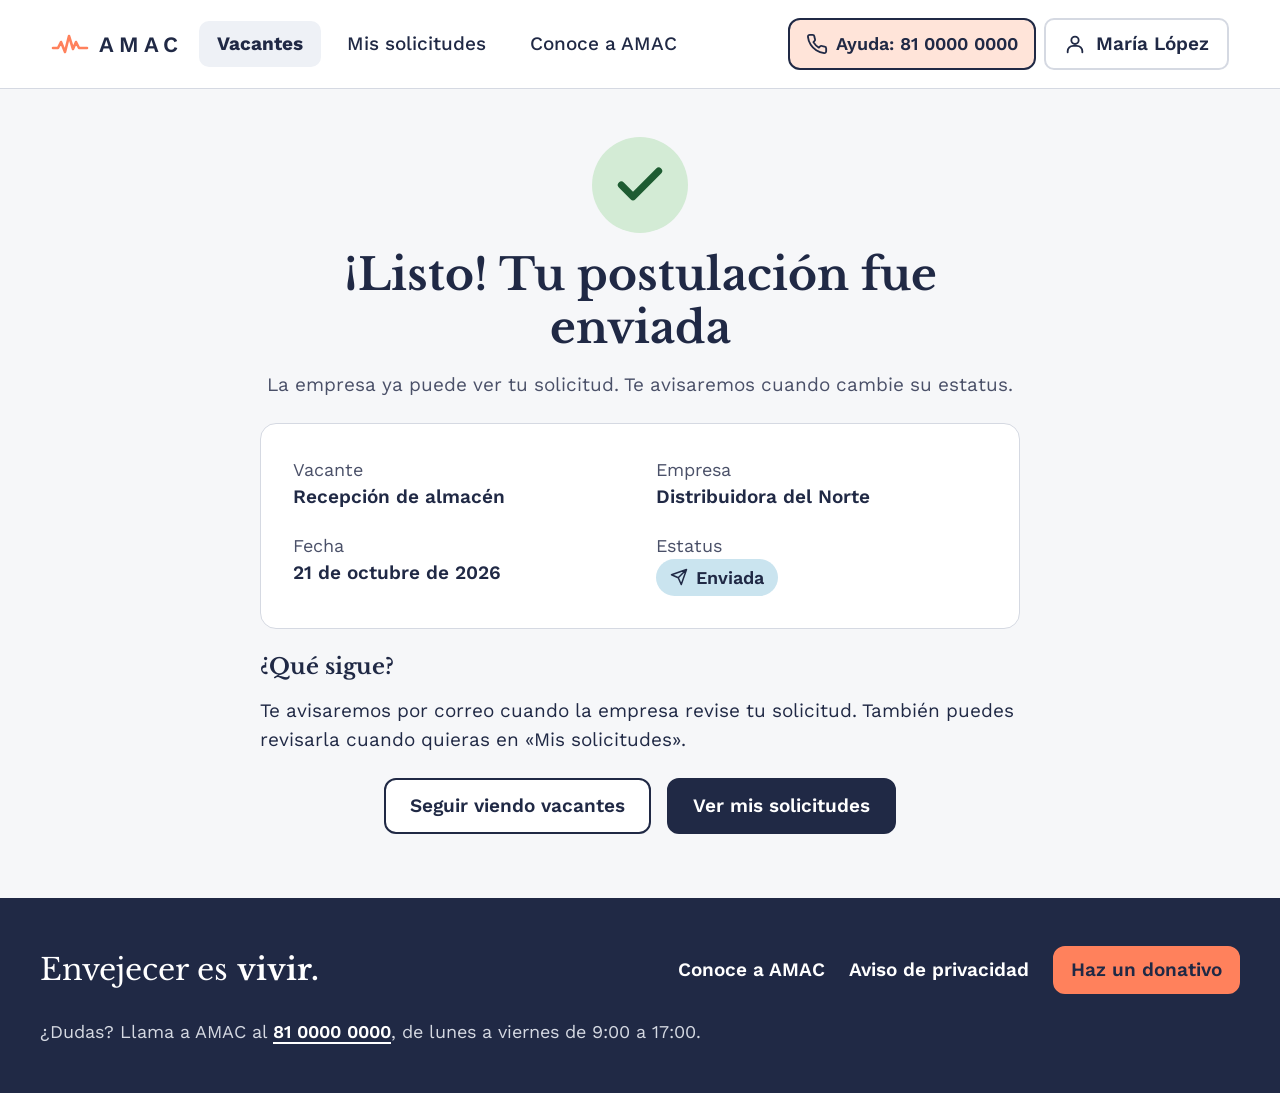
<file: postulacion-enviada.html>
<!DOCTYPE html>
<html lang="es">
<head>
  <meta charset="UTF-8">
  <meta name="viewport" content="width=device-width, initial-scale=1.0">
  <title>Postulación enviada | AMAC</title>
  <meta name="description" content="Tu postulación fue enviada a la empresa.">
  <link rel="icon" href="img/favicon.svg" type="image/svg+xml">
  <link rel="preconnect" href="https://fonts.googleapis.com">
  <link rel="preconnect" href="https://fonts.gstatic.com" crossorigin>
  <link rel="stylesheet" href="https://fonts.googleapis.com/css2?family=Libre+Baskerville:wght@400;700&amp;family=Work+Sans:wght@400;500;600;700&amp;display=swap">
  <link rel="stylesheet" href="css/variables.css">
  <link rel="stylesheet" href="css/base.css">
  <link rel="stylesheet" href="css/layout.css">
  <link rel="stylesheet" href="css/componentes.css">
</head>
<body>
  <a class="saltar-contenido" href="#principal">Saltar al contenido</a>

  <header class="encabezado">
    <div class="encabezado__interior">
      <a class="logo" href="index.html">
        <img src="img/isotipo.svg" alt="" width="38" height="22">
        <span>AMAC</span><span class="solo-lector">, ir a vacantes</span>
      </a>
      <nav class="menu" aria-label="Navegación principal">
        <ul class="menu__lista">
          <li>
            <a class="menu__enlace" href="index.html" aria-current="page">
              <img class="menu__icono" src="img/iconos/maletin.svg" alt="" width="24" height="24">
              Vacantes
            </a>
          </li>
          <li>
            <a class="menu__enlace" href="mis-solicitudes.html">
              <img class="menu__icono" src="img/iconos/lista.svg" alt="" width="24" height="24">
              <span class="menu__texto-largo">Mis solicitudes</span><span class="menu__texto-corto">Solicitudes</span>
            </a>
          </li>
          <li class="menu__solo-escritorio">
            <a class="menu__enlace" href="conoce-amac.html">
              <img class="menu__icono" src="img/iconos/info.svg" alt="" width="24" height="24">
              Conoce a AMAC
            </a>
          </li>
          <li class="menu__solo-movil">
            <a class="menu__enlace" href="login.html">
              <img class="menu__icono" src="img/iconos/usuario.svg" alt="" width="24" height="24">
              Mi cuenta
            </a>
          </li>
        </ul>
      </nav>
      <div class="encabezado__acciones">
        <a class="boton-ayuda" href="tel:+528100000000">
          <img src="img/iconos/telefono.svg" alt="" width="22" height="22">
          <span>Ayuda<span class="boton-ayuda__telefono">: 81 0000 0000</span><span class="solo-lector">, llamar a AMAC</span></span>
        </a>
        <a class="cuenta" href="login.html"><img src="img/iconos/usuario.svg" alt="" width="22" height="22">María López<span class="solo-lector">, mi cuenta</span></a>
      </div>
    </div>
  </header>

  <main id="principal">
    <div class="contenedor contenedor--angosto pila">
      <div class="centrado pila pila--chica">
        <div class="icono-exito"><img src="img/iconos/check-exito.svg" alt="" width="56" height="56"></div>
        <h1>¡Listo! Tu postulación fue enviada</h1>
        <p class="texto-secundario">La empresa ya puede ver tu solicitud. Te avisaremos cuando cambie su estatus.</p>
      </div>

      <section class="tarjeta tarjeta--amplia" aria-label="Resumen de tu postulación">
        <dl class="resumen">
          <div><dt>Vacante</dt><dd>Recepción de almacén</dd></div>
          <div><dt>Empresa</dt><dd>Distribuidora del Norte</dd></div>
          <div><dt>Fecha</dt><dd><time datetime="2026-10-21">21 de octubre de 2026</time></dd></div>
          <div><dt>Estatus</dt><dd><span class="estatus estatus--enviada">Enviada</span></dd></div>
        </dl>
      </section>

      <section class="pila pila--chica" aria-labelledby="titulo-sigue">
        <h2 id="titulo-sigue">¿Qué sigue?</h2>
        <p>Te avisaremos por correo cuando la empresa revise tu solicitud. También puedes revisarla cuando quieras en «Mis solicitudes».</p>
      </section>

      <div class="grupo-botones grupo-botones--centro">
        <a class="boton boton--secundario" href="index.html">Seguir viendo vacantes</a>
        <a class="boton boton--primario" href="mis-solicitudes.html">Ver mis solicitudes</a>
      </div>
    </div>
  </main>

  <footer class="pie fondo-oscuro">
    <div class="contenedor pie__interior">
      <p class="pie__lema">Envejecer es <strong>vivir.</strong></p>
      <nav aria-label="Enlaces de AMAC">
        <ul class="pie__enlaces">
          <li><a href="conoce-amac.html">Conoce a AMAC</a></li>
          <li><a href="conoce-amac.html#privacidad">Aviso de privacidad</a></li>
          <li><a class="boton boton--coral boton--chico" href="conoce-amac.html#donativo">Haz un donativo</a></li>
        </ul>
      </nav>
      <p class="pie__legal">¿Dudas? Llama a AMAC al <a href="tel:+528100000000">81 0000 0000</a>, de lunes a viernes de 9:00 a 17:00.</p>
    </div>
  </footer>
</body>
</html>
</file>
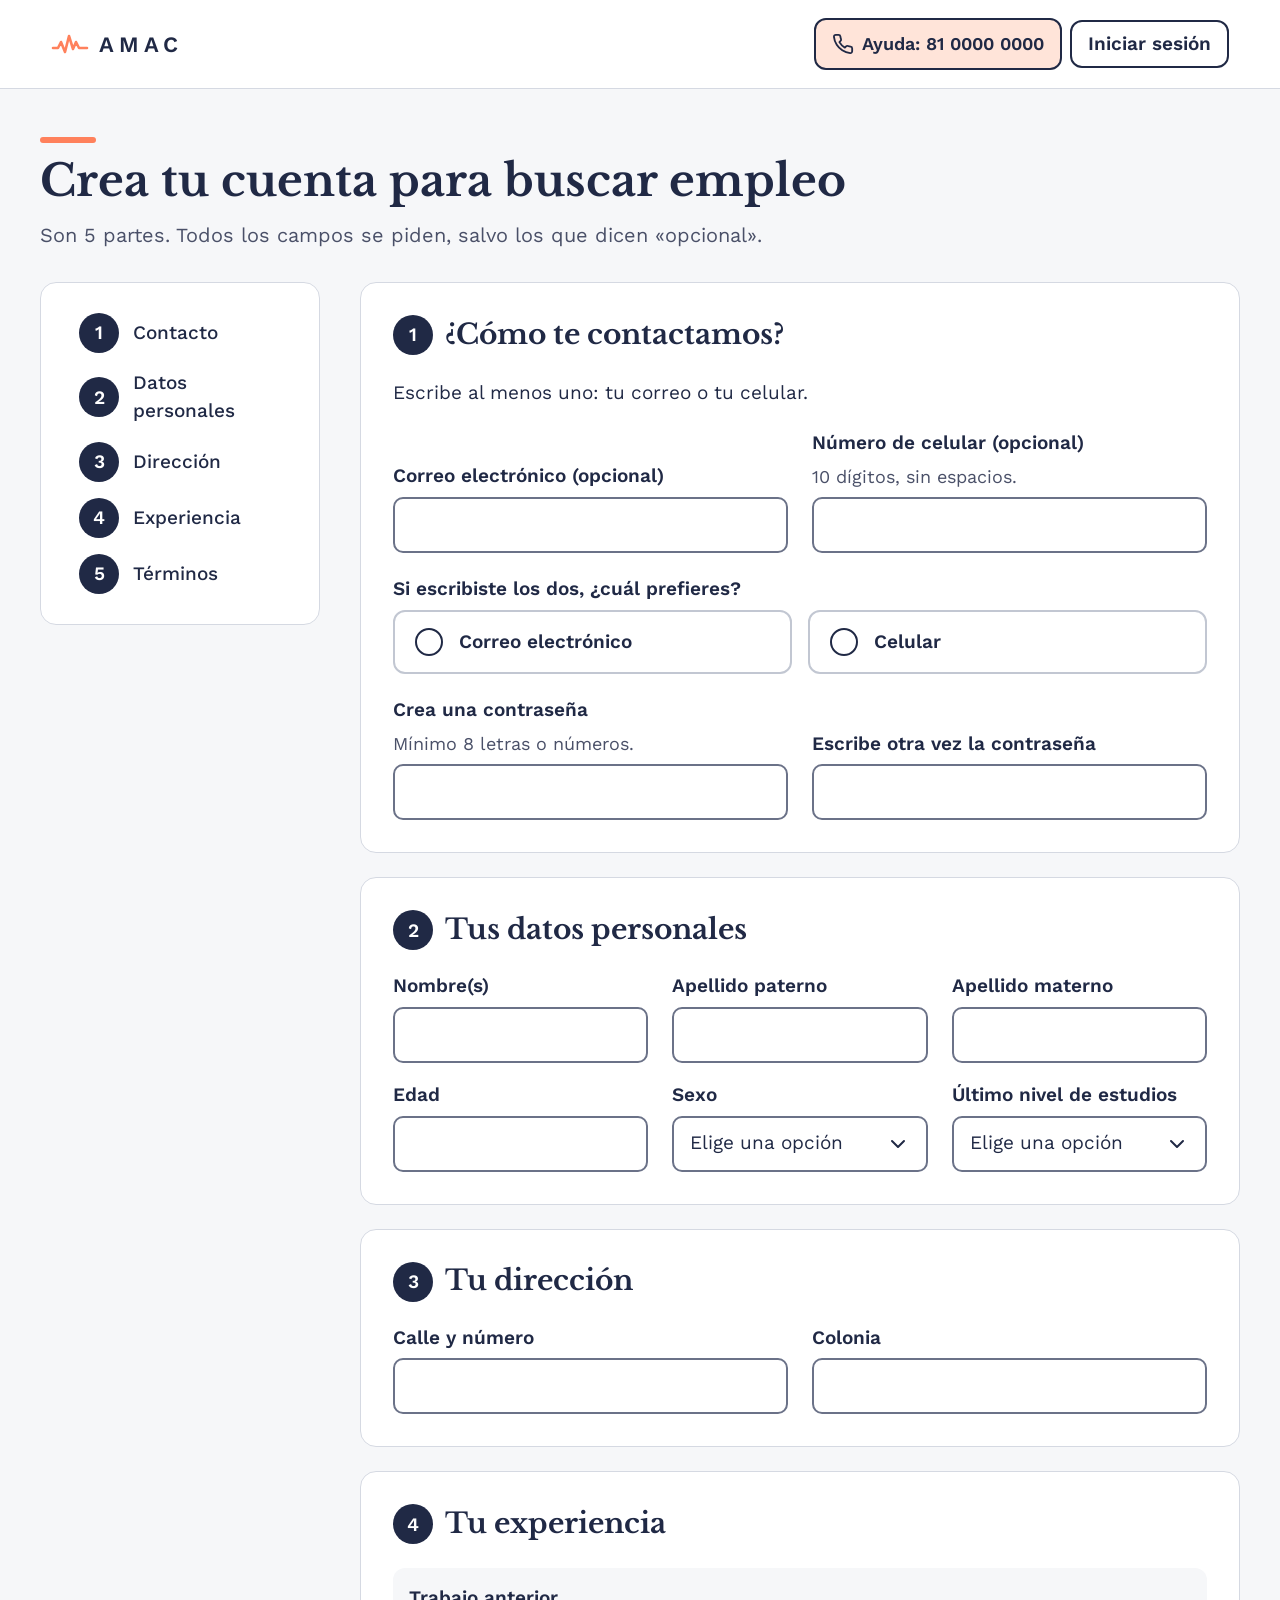
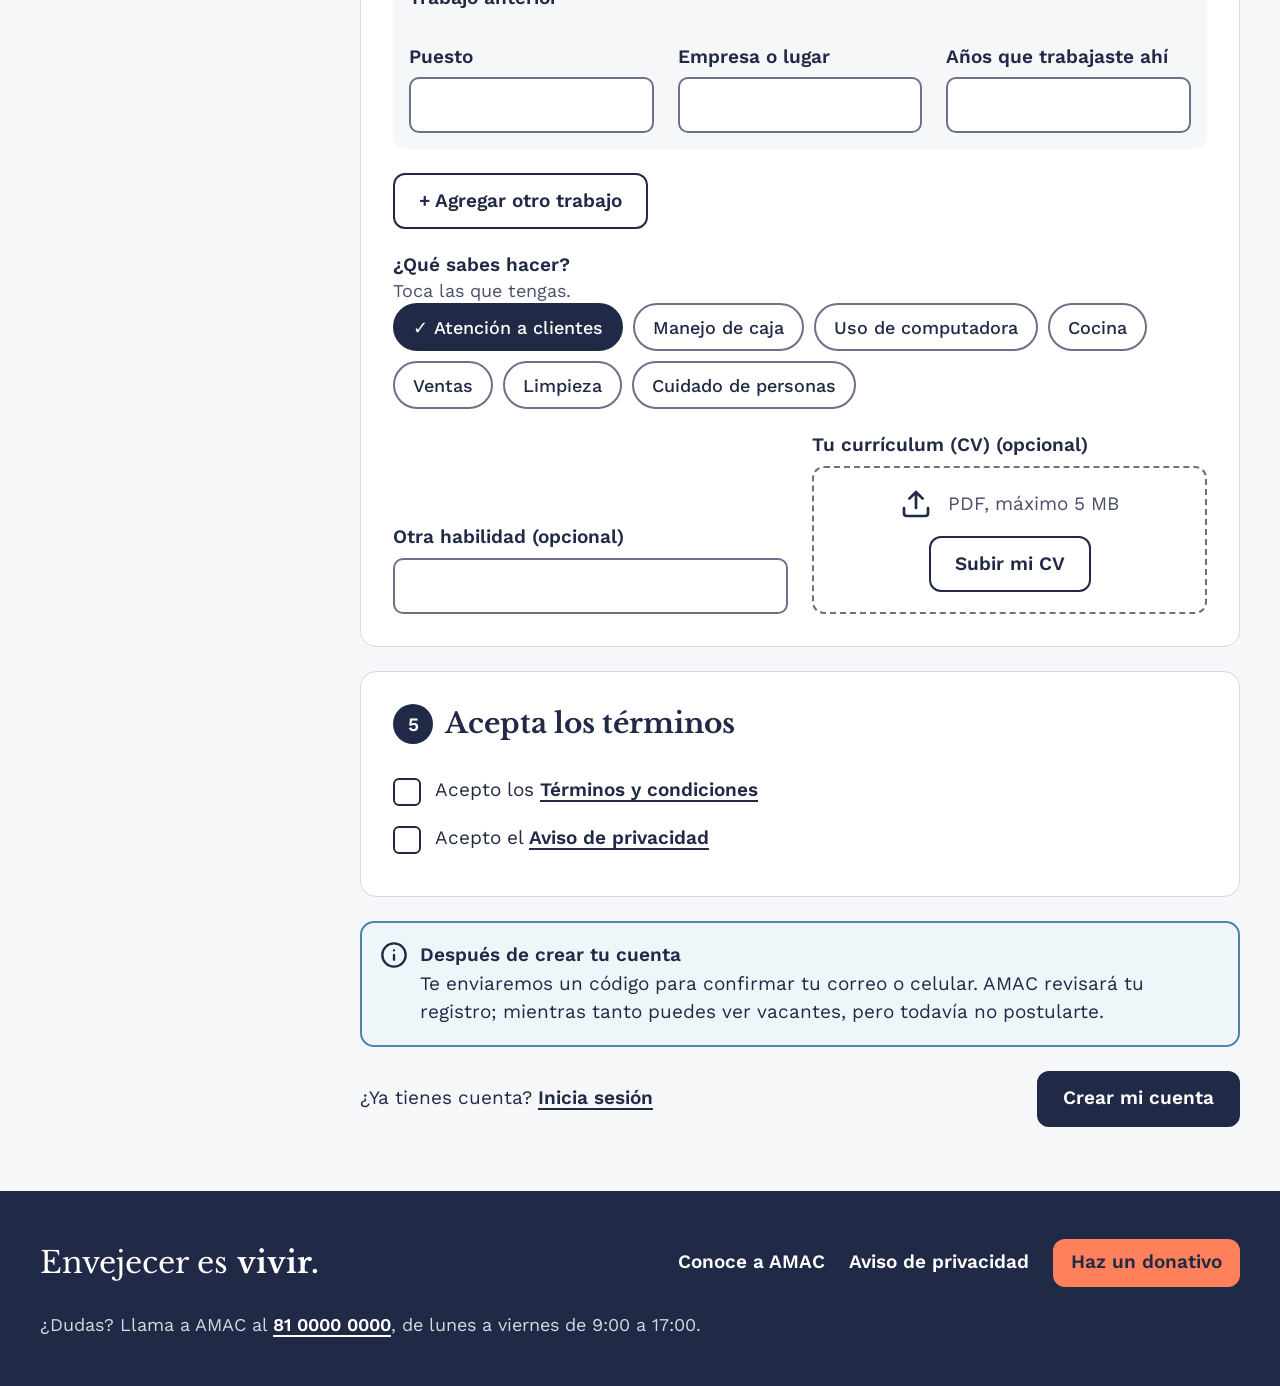
<file: registro-candidato.html>
<!DOCTYPE html>
<html lang="es">
<head>
  <meta charset="UTF-8">
  <meta name="viewport" content="width=device-width, initial-scale=1.0">
  <title>Crea tu cuenta para buscar empleo | AMAC</title>
  <meta name="description" content="Registro de candidato en la bolsa de trabajo de AMAC.">
  <link rel="icon" href="img/favicon.svg" type="image/svg+xml">
  <link rel="preconnect" href="https://fonts.googleapis.com">
  <link rel="preconnect" href="https://fonts.gstatic.com" crossorigin>
  <link rel="stylesheet" href="https://fonts.googleapis.com/css2?family=Libre+Baskerville:wght@400;700&amp;family=Work+Sans:wght@400;500;600;700&amp;display=swap">
  <link rel="stylesheet" href="css/variables.css">
  <link rel="stylesheet" href="css/base.css">
  <link rel="stylesheet" href="css/layout.css">
  <link rel="stylesheet" href="css/componentes.css">
</head>
<body class="pagina-publica">
  <a class="saltar-contenido" href="#principal">Saltar al contenido</a>

  <header class="encabezado encabezado--publico">
    <div class="encabezado__interior">
      <a class="logo" href="index.html">
        <img src="img/isotipo.svg" alt="" width="38" height="22">
        <span>AMAC</span><span class="solo-lector">, ir a vacantes</span>
      </a>
      <div class="encabezado__acciones">
        <a class="boton-ayuda" href="tel:+528100000000">
          <img src="img/iconos/telefono.svg" alt="" width="22" height="22">
          <span>Ayuda<span class="boton-ayuda__telefono">: 81 0000 0000</span><span class="solo-lector">, llamar a AMAC</span></span>
        </a>
        <a class="boton boton--secundario boton--chico" href="login.html">Iniciar sesión</a>
      </div>
    </div>
  </header>

  <main id="principal">
    <div class="contenedor">
      <div class="titulo-pagina">
        <h1>Crea tu cuenta para buscar empleo</h1>
        <p>Son 5 partes. Todos los campos se piden, salvo los que dicen «opcional».</p>
      </div>

      <div class="registro">
        <nav class="registro__indice tarjeta indice-pasos" aria-label="Partes del registro">
          <ol>
            <li><a href="#parte-contacto"><span class="paso" aria-hidden="true">1</span>Contacto</a></li>
            <li><a href="#parte-datos"><span class="paso" aria-hidden="true">2</span>Datos personales</a></li>
            <li><a href="#parte-direccion"><span class="paso" aria-hidden="true">3</span>Dirección</a></li>
            <li><a href="#parte-experiencia"><span class="paso" aria-hidden="true">4</span>Experiencia</a></li>
            <li><a href="#parte-terminos"><span class="paso" aria-hidden="true">5</span>Términos</a></li>
          </ol>
        </nav>

        <form class="registro__formulario" action="login.html" method="get">
          <section class="tarjeta seccion-form" id="parte-contacto" aria-labelledby="parte-contacto-titulo">
            <h2 class="seccion-form__titulo" id="parte-contacto-titulo"><span class="paso" aria-hidden="true">1</span>¿Cómo te contactamos?</h2>
            <p>Escribe al menos uno: tu correo o tu celular.</p>
            <div class="fila-campos">
              <div class="campo-formulario">
                <label for="correo">Correo electrónico (opcional)</label>
                <input type="email" id="correo" name="correo" autocomplete="email">
              </div>
              <div class="campo-formulario">
                <label for="celular">Número de celular (opcional)</label>
                <p class="campo-formulario__ayuda" id="celular-ayuda">10 dígitos, sin espacios.</p>
                <input type="tel" id="celular" name="celular" aria-describedby="celular-ayuda" autocomplete="tel" inputmode="numeric" pattern="[0-9]{10}">
              </div>
            </div>
            <fieldset class="grupo-opciones grupo-opciones--2">
              <legend>Si escribiste los dos, ¿cuál prefieres?</legend>
              <label class="opcion"><input class="control-radio" type="radio" name="medio" value="correo"><span class="opcion__titulo">Correo electrónico</span></label>
              <label class="opcion"><input class="control-radio" type="radio" name="medio" value="celular"><span class="opcion__titulo">Celular</span></label>
            </fieldset>
            <div class="fila-campos">
              <div class="campo-formulario">
                <label for="contrasena-nueva">Crea una contraseña</label>
                <p class="campo-formulario__ayuda" id="contrasena-nueva-ayuda">Mínimo 8 letras o números.</p>
                <input type="password" id="contrasena-nueva" aria-describedby="contrasena-nueva-ayuda" autocomplete="new-password" minlength="8" required>
              </div>
              <div class="campo-formulario">
                <label for="contrasena-repetir">Escribe otra vez la contraseña</label>
                <input type="password" id="contrasena-repetir" autocomplete="new-password" minlength="8" required>
              </div>
            </div>
          </section>
          <section class="tarjeta seccion-form" id="parte-datos" aria-labelledby="parte-datos-titulo">
            <h2 class="seccion-form__titulo" id="parte-datos-titulo"><span class="paso" aria-hidden="true">2</span>Tus datos personales</h2>
            <div class="fila-campos fila-campos--3">
              <div class="campo-formulario">
                <label for="nombre">Nombre(s)</label>
                <input type="text" id="nombre" name="nombre" autocomplete="given-name" required>
              </div>
              <div class="campo-formulario">
                <label for="apellido-paterno">Apellido paterno</label>
                <input type="text" id="apellido-paterno" name="apellido-paterno" autocomplete="family-name" required>
              </div>
              <div class="campo-formulario">
                <label for="apellido-materno">Apellido materno</label>
                <input type="text" id="apellido-materno" name="apellido-materno" required>
              </div>
              <div class="campo-formulario">
                <label for="edad">Edad</label>
                <input type="number" id="edad" name="edad" inputmode="numeric" min="18" max="110" required>
              </div>
              <div class="campo-formulario">
                <label for="sexo">Sexo</label>
                <select id="sexo" name="sexo" required>
                  <option value="">Elige una opción</option>
                  <option value="mujer">Mujer</option>
                  <option value="hombre">Hombre</option>
                  <option value="otro">Prefiero no decir</option>
                </select>
              </div>
              <div class="campo-formulario">
                <label for="estudios">Último nivel de estudios</label>
                <select id="estudios" name="estudios" required>
                  <option value="">Elige una opción</option>
                  <option value="ninguno">Sin estudios</option>
                  <option value="primaria">Primaria</option>
                  <option value="secundaria">Secundaria</option>
                  <option value="preparatoria">Preparatoria</option>
                  <option value="licenciatura">Licenciatura</option>
                  <option value="posgrado">Posgrado</option>
                </select>
              </div>
            </div>
          </section>
          <section class="tarjeta seccion-form" id="parte-direccion" aria-labelledby="parte-direccion-titulo">
            <h2 class="seccion-form__titulo" id="parte-direccion-titulo"><span class="paso" aria-hidden="true">3</span>Tu dirección</h2>
            <div class="fila-campos">
              <div class="campo-formulario">
                <label for="calle">Calle y número</label>
                <input type="text" id="calle" name="calle" autocomplete="address-line1" required>
              </div>
              <div class="campo-formulario">
                <label for="colonia">Colonia</label>
                <input type="text" id="colonia" name="colonia" autocomplete="address-level3" required>
              </div>
            </div>
          </section>
          <section class="tarjeta seccion-form" id="parte-experiencia" aria-labelledby="parte-experiencia-titulo">
            <h2 class="seccion-form__titulo" id="parte-experiencia-titulo"><span class="paso" aria-hidden="true">4</span>Tu experiencia</h2>
            <fieldset class="subtarjeta">
              <legend>Trabajo anterior</legend>
              <div class="fila-campos fila-campos--3">
                <div class="campo-formulario">
                  <label for="puesto">Puesto</label>
                  <input type="text" id="puesto" name="puesto">
                </div>
                <div class="campo-formulario">
                  <label for="empresa-anterior">Empresa o lugar</label>
                  <input type="text" id="empresa-anterior" name="empresa-anterior">
                </div>
                <div class="campo-formulario">
                  <label for="anios">Años que trabajaste ahí</label>
                  <input type="number" id="anios" name="anios" inputmode="numeric" min="0" max="80">
                </div>
              </div>
            </fieldset>
            <div><button class="boton boton--secundario" type="button">+ Agregar otro trabajo</button></div>
            <fieldset aria-describedby="habilidades-ayuda">
              <legend class="campo-formulario__etiqueta">¿Qué sabes hacer?</legend>
              <p class="campo-formulario__ayuda" id="habilidades-ayuda">Toca las que tengas.</p>
              <div class="habilidades">
                <label class="habilidad"><input type="checkbox" name="habilidades[]" value="h0" checked>Atención a clientes</label>
                <label class="habilidad"><input type="checkbox" name="habilidades[]" value="h1">Manejo de caja</label>
                <label class="habilidad"><input type="checkbox" name="habilidades[]" value="h2">Uso de computadora</label>
                <label class="habilidad"><input type="checkbox" name="habilidades[]" value="h3">Cocina</label>
                <label class="habilidad"><input type="checkbox" name="habilidades[]" value="h4">Ventas</label>
                <label class="habilidad"><input type="checkbox" name="habilidades[]" value="h5">Limpieza</label>
                <label class="habilidad"><input type="checkbox" name="habilidades[]" value="h6">Cuidado de personas</label>
              </div>
            </fieldset>
            <div class="fila-campos">
              <div class="campo-formulario">
                <label for="otra-habilidad">Otra habilidad (opcional)</label>
                <input type="text" id="otra-habilidad" name="otra-habilidad">
              </div>
              <div class="campo-formulario">
                <span class="campo-formulario__etiqueta">Tu currículum (CV) (opcional)</span>
                <div class="zona-archivo">
                  <img src="img/iconos/subir.svg" alt="" width="32" height="32">
                  <span class="texto-secundario">PDF, máximo 5 MB</span>
                  <label class="boton boton--secundario" for="cv">Subir mi CV</label>
                  <input type="file" id="cv" name="cv" accept="application/pdf">
                </div>
              </div>
            </div>
          </section>
          <section class="tarjeta seccion-form" id="parte-terminos" aria-labelledby="parte-terminos-titulo">
            <h2 class="seccion-form__titulo" id="parte-terminos-titulo"><span class="paso" aria-hidden="true">5</span>Acepta los términos</h2>
            <div>
              <label class="casilla">
                <input class="control-casilla" type="checkbox" name="terminos" required>
                <span>Acepto los <a href="conoce-amac.html#terminos">Términos y condiciones</a></span>
              </label>
              <label class="casilla">
                <input class="control-casilla" type="checkbox" name="privacidad" required>
                <span>Acepto el <a href="conoce-amac.html#privacidad">Aviso de privacidad</a></span>
              </label>
            </div>
          </section>
          <div class="aviso">
            <div>
              <p class="aviso__titulo">Después de crear tu cuenta</p>
              <p>Te enviaremos un código para confirmar tu correo o celular. AMAC revisará tu registro; mientras tanto puedes ver vacantes, pero todavía no postularte.</p>
            </div>
          </div>
          <div class="registro__enviar">
            <p>¿Ya tienes cuenta? <a href="login.html">Inicia sesión</a></p>
            <button class="boton boton--primario" type="submit">Crear mi cuenta</button>
          </div>
        </form>
      </div>
    </div>
  </main>

  <footer class="pie fondo-oscuro">
    <div class="contenedor pie__interior">
      <p class="pie__lema">Envejecer es <strong>vivir.</strong></p>
      <nav aria-label="Enlaces de AMAC">
        <ul class="pie__enlaces">
          <li><a href="conoce-amac.html">Conoce a AMAC</a></li>
          <li><a href="conoce-amac.html#privacidad">Aviso de privacidad</a></li>
          <li><a class="boton boton--coral boton--chico" href="conoce-amac.html#donativo">Haz un donativo</a></li>
        </ul>
      </nav>
      <p class="pie__legal">¿Dudas? Llama a AMAC al <a href="tel:+528100000000">81 0000 0000</a>, de lunes a viernes de 9:00 a 17:00.</p>
    </div>
  </footer>
</body>
</html>
</file>
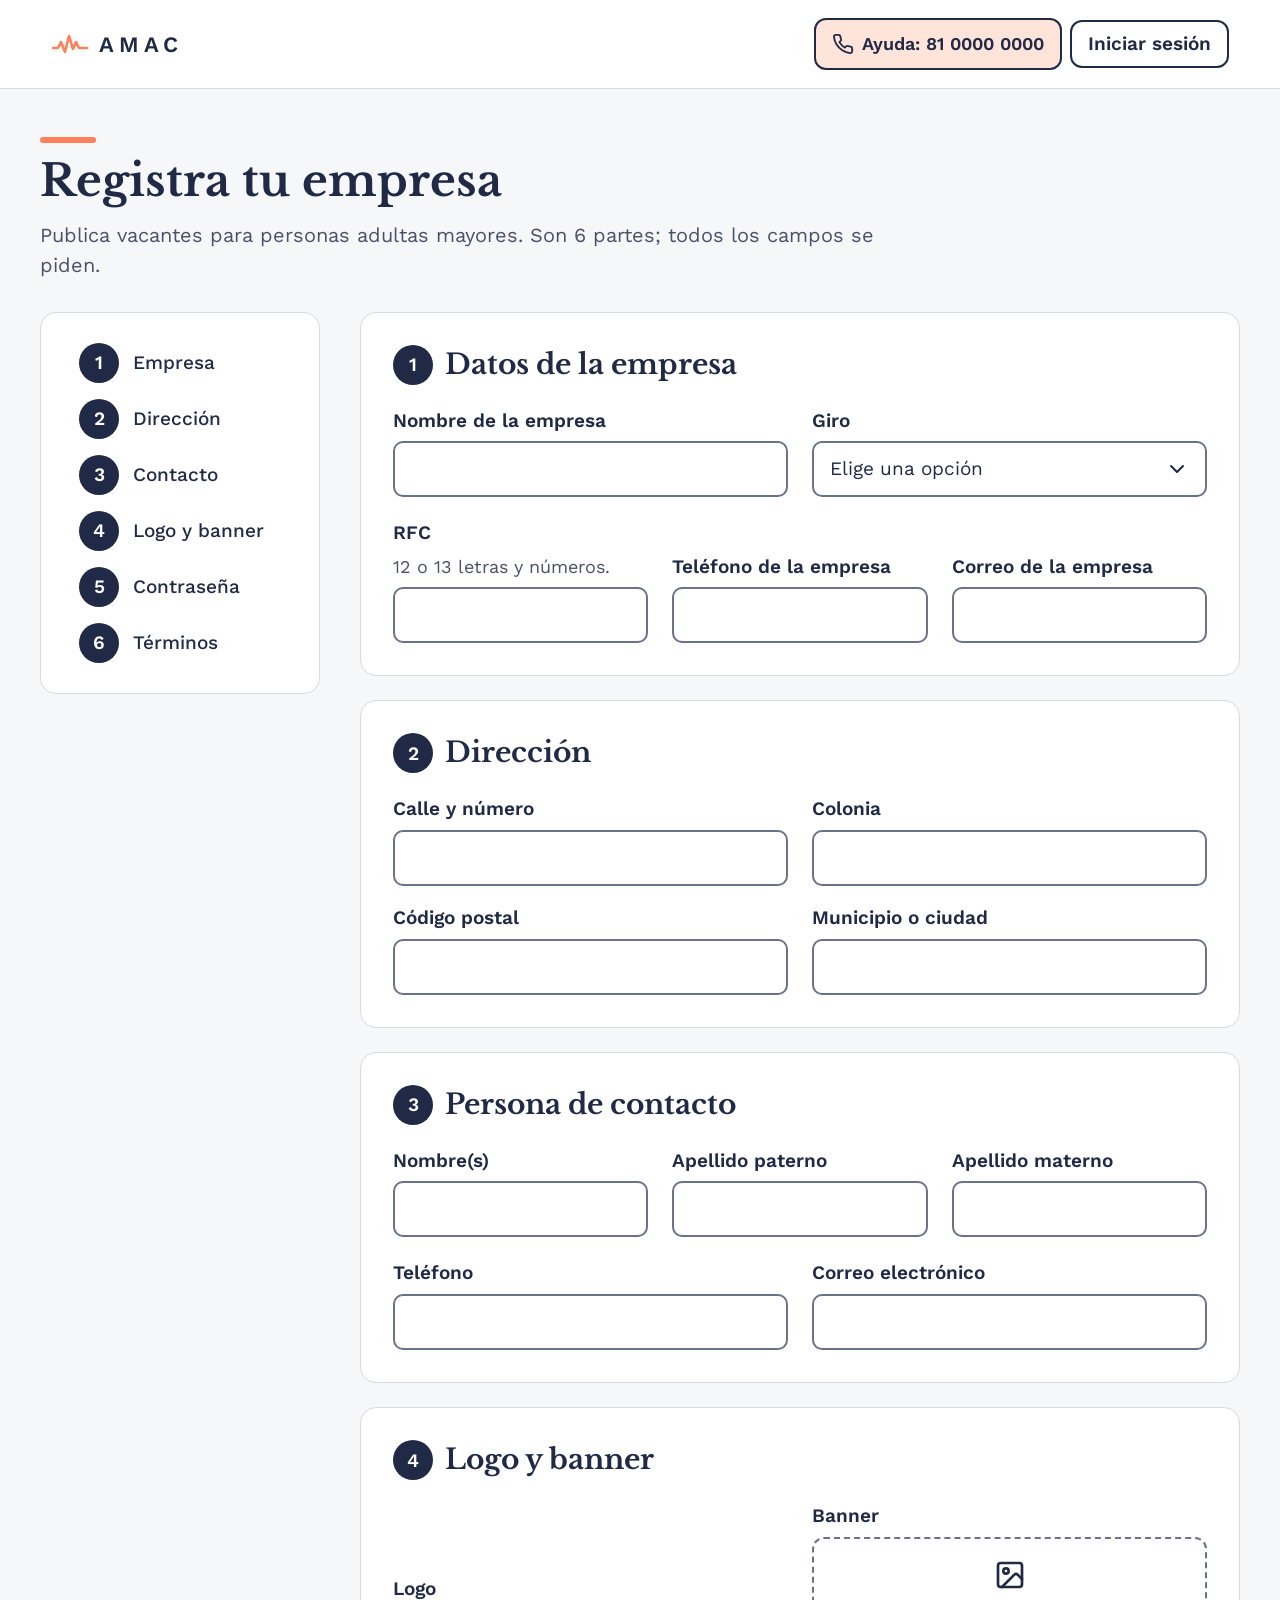
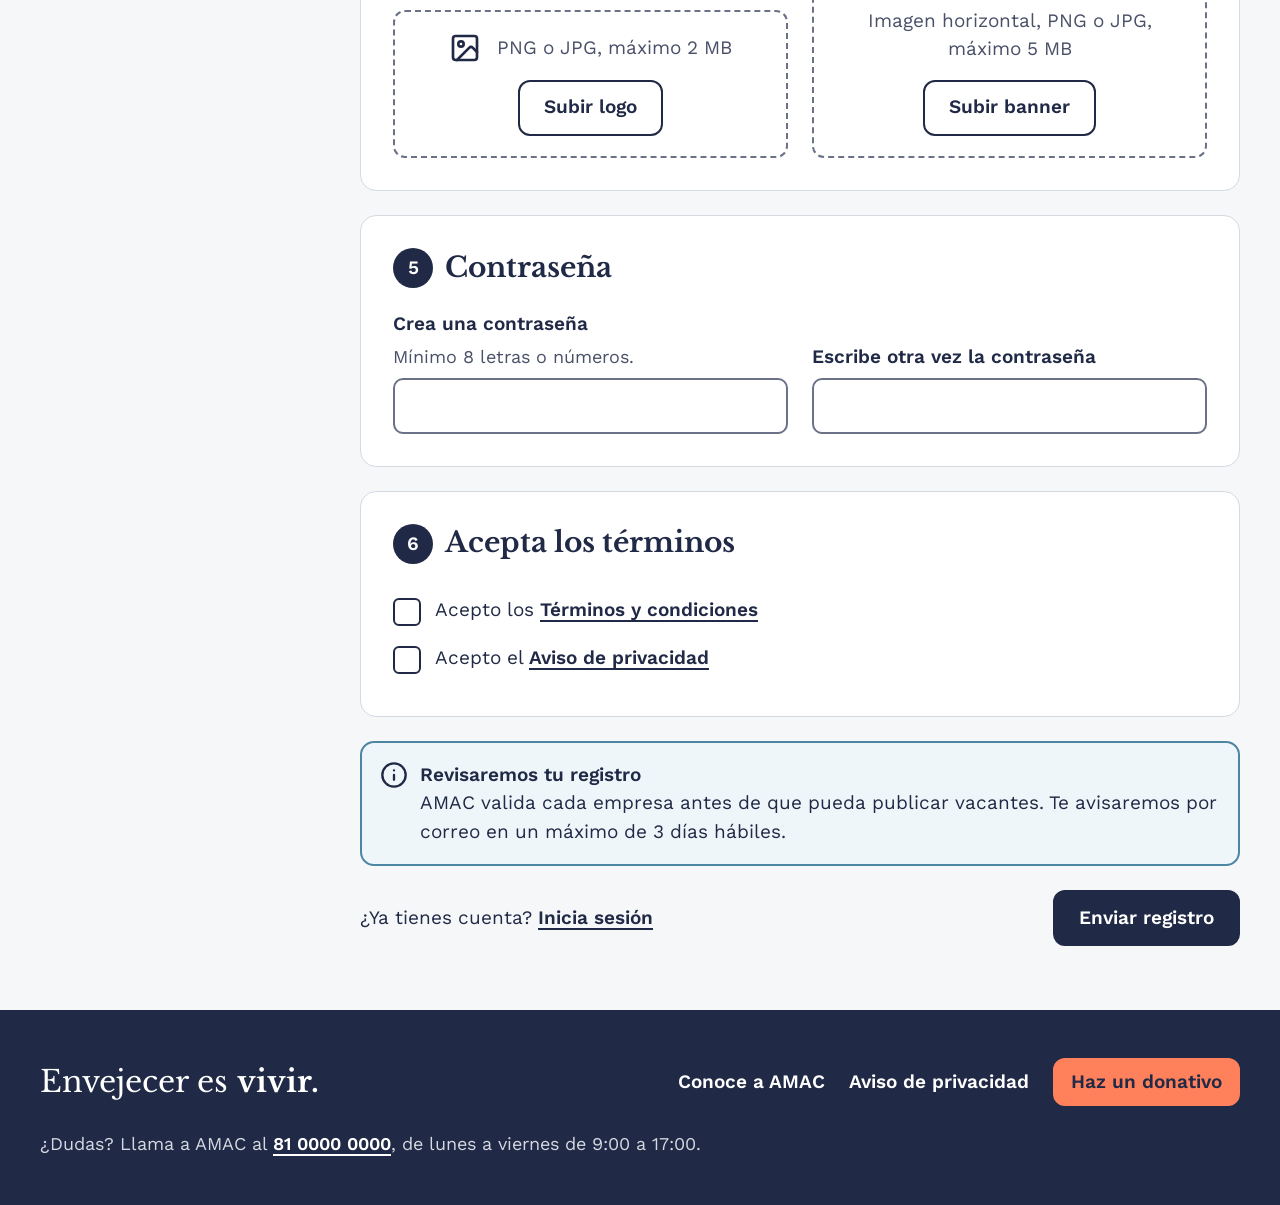
<file: registro-empresa.html>
<!DOCTYPE html>
<html lang="es">
<head>
  <meta charset="UTF-8">
  <meta name="viewport" content="width=device-width, initial-scale=1.0">
  <title>Registra tu empresa | AMAC</title>
  <meta name="description" content="Registro de empresas en la bolsa de trabajo de AMAC.">
  <link rel="icon" href="img/favicon.svg" type="image/svg+xml">
  <link rel="preconnect" href="https://fonts.googleapis.com">
  <link rel="preconnect" href="https://fonts.gstatic.com" crossorigin>
  <link rel="stylesheet" href="https://fonts.googleapis.com/css2?family=Libre+Baskerville:wght@400;700&amp;family=Work+Sans:wght@400;500;600;700&amp;display=swap">
  <link rel="stylesheet" href="css/variables.css">
  <link rel="stylesheet" href="css/base.css">
  <link rel="stylesheet" href="css/layout.css">
  <link rel="stylesheet" href="css/componentes.css">
</head>
<body class="pagina-publica">
  <a class="saltar-contenido" href="#principal">Saltar al contenido</a>

  <header class="encabezado encabezado--publico">
    <div class="encabezado__interior">
      <a class="logo" href="index.html">
        <img src="img/isotipo.svg" alt="" width="38" height="22">
        <span>AMAC</span><span class="solo-lector">, ir a vacantes</span>
      </a>
      <div class="encabezado__acciones">
        <a class="boton-ayuda" href="tel:+528100000000">
          <img src="img/iconos/telefono.svg" alt="" width="22" height="22">
          <span>Ayuda<span class="boton-ayuda__telefono">: 81 0000 0000</span><span class="solo-lector">, llamar a AMAC</span></span>
        </a>
        <a class="boton boton--secundario boton--chico" href="login.html">Iniciar sesión</a>
      </div>
    </div>
  </header>

  <main id="principal">
    <div class="contenedor">
      <div class="titulo-pagina">
        <h1>Registra tu empresa</h1>
        <p>Publica vacantes para personas adultas mayores. Son 6 partes; todos los campos se piden.</p>
      </div>

      <div class="registro">
        <nav class="registro__indice tarjeta indice-pasos" aria-label="Partes del registro">
          <ol>
            <li><a href="#parte-empresa"><span class="paso" aria-hidden="true">1</span>Empresa</a></li>
            <li><a href="#parte-direccion"><span class="paso" aria-hidden="true">2</span>Dirección</a></li>
            <li><a href="#parte-contacto"><span class="paso" aria-hidden="true">3</span>Contacto</a></li>
            <li><a href="#parte-imagenes"><span class="paso" aria-hidden="true">4</span>Logo y banner</a></li>
            <li><a href="#parte-contrasena"><span class="paso" aria-hidden="true">5</span>Contraseña</a></li>
            <li><a href="#parte-terminos"><span class="paso" aria-hidden="true">6</span>Términos</a></li>
          </ol>
        </nav>

        <form class="registro__formulario" action="empresa-vacantes.html" method="get">
          <section class="tarjeta seccion-form" id="parte-empresa" aria-labelledby="parte-empresa-titulo">
            <h2 class="seccion-form__titulo" id="parte-empresa-titulo"><span class="paso" aria-hidden="true">1</span>Datos de la empresa</h2>
            <div class="fila-campos">
              <div class="campo-formulario">
                <label for="empresa">Nombre de la empresa</label>
                <input type="text" id="empresa" name="empresa" autocomplete="organization" required>
              </div>
              <div class="campo-formulario">
                <label for="giro">Giro</label>
                <select id="giro" name="giro" required>
                  <option value="">Elige una opción</option>
                  <option value="comercio">Comercio</option>
                  <option value="servicios">Servicios</option>
                  <option value="industria">Industria</option>
                  <option value="alimentos">Alimentos</option>
                  <option value="otro">Otro</option>
                </select>
              </div>
            </div>
            <div class="fila-campos fila-campos--3">
              <div class="campo-formulario">
                <label for="rfc">RFC</label>
                <p class="campo-formulario__ayuda" id="rfc-ayuda">12 o 13 letras y números.</p>
                <input type="text" id="rfc" name="rfc" aria-describedby="rfc-ayuda" minlength="12" maxlength="13" required>
              </div>
              <div class="campo-formulario">
                <label for="telefono-empresa">Teléfono de la empresa</label>
                <input type="tel" id="telefono-empresa" name="telefono-empresa" autocomplete="tel" required>
              </div>
              <div class="campo-formulario">
                <label for="correo-empresa">Correo de la empresa</label>
                <input type="email" id="correo-empresa" name="correo-empresa" autocomplete="email" required>
              </div>
            </div>
          </section>
          <section class="tarjeta seccion-form" id="parte-direccion" aria-labelledby="parte-direccion-titulo">
            <h2 class="seccion-form__titulo" id="parte-direccion-titulo"><span class="paso" aria-hidden="true">2</span>Dirección</h2>
            <div class="fila-campos">
              <div class="campo-formulario">
                <label for="calle">Calle y número</label>
                <input type="text" id="calle" name="calle" autocomplete="address-line1" required>
              </div>
              <div class="campo-formulario">
                <label for="colonia">Colonia</label>
                <input type="text" id="colonia" name="colonia" autocomplete="address-level3" required>
              </div>
              <div class="campo-formulario">
                <label for="cp">Código postal</label>
                <input type="text" id="cp" name="cp" autocomplete="postal-code" inputmode="numeric" pattern="[0-9]{5}" required>
              </div>
              <div class="campo-formulario">
                <label for="municipio">Municipio o ciudad</label>
                <input type="text" id="municipio" name="municipio" autocomplete="address-level2" required>
              </div>
            </div>
          </section>
          <section class="tarjeta seccion-form" id="parte-contacto" aria-labelledby="parte-contacto-titulo">
            <h2 class="seccion-form__titulo" id="parte-contacto-titulo"><span class="paso" aria-hidden="true">3</span>Persona de contacto</h2>
            <div class="fila-campos fila-campos--3">
              <div class="campo-formulario">
                <label for="nombre">Nombre(s)</label>
                <input type="text" id="nombre" name="nombre" autocomplete="given-name" required>
              </div>
              <div class="campo-formulario">
                <label for="apellido-paterno">Apellido paterno</label>
                <input type="text" id="apellido-paterno" name="apellido-paterno" autocomplete="family-name" required>
              </div>
              <div class="campo-formulario">
                <label for="apellido-materno">Apellido materno</label>
                <input type="text" id="apellido-materno" name="apellido-materno" required>
              </div>
            </div>
            <div class="fila-campos">
              <div class="campo-formulario">
                <label for="telefono-contacto">Teléfono</label>
                <input type="tel" id="telefono-contacto" name="telefono-contacto" autocomplete="tel" required>
              </div>
              <div class="campo-formulario">
                <label for="correo-contacto">Correo electrónico</label>
                <input type="email" id="correo-contacto" name="correo-contacto" autocomplete="email" required>
              </div>
            </div>
          </section>
          <section class="tarjeta seccion-form" id="parte-imagenes" aria-labelledby="parte-imagenes-titulo">
            <h2 class="seccion-form__titulo" id="parte-imagenes-titulo"><span class="paso" aria-hidden="true">4</span>Logo y banner</h2>
            <div class="fila-campos">
              <div class="campo-formulario">
                <span class="campo-formulario__etiqueta">Logo</span>
                <div class="zona-archivo">
                  <img src="img/iconos/imagen.svg" alt="" width="32" height="32">
                  <span class="texto-secundario">PNG o JPG, máximo 2 MB</span>
                  <label class="boton boton--secundario" for="logo">Subir logo</label>
                  <input type="file" id="logo" name="logo" accept="image/png, image/jpeg">
                </div>
              </div>
              <div class="campo-formulario">
                <span class="campo-formulario__etiqueta">Banner</span>
                <div class="zona-archivo">
                  <img src="img/iconos/imagen.svg" alt="" width="32" height="32">
                  <span class="texto-secundario">Imagen horizontal, PNG o JPG, máximo 5 MB</span>
                  <label class="boton boton--secundario" for="banner">Subir banner</label>
                  <input type="file" id="banner" name="banner" accept="image/png, image/jpeg">
                </div>
              </div>
            </div>
          </section>
          <section class="tarjeta seccion-form" id="parte-contrasena" aria-labelledby="parte-contrasena-titulo">
            <h2 class="seccion-form__titulo" id="parte-contrasena-titulo"><span class="paso" aria-hidden="true">5</span>Contraseña</h2>
            <div class="fila-campos">
              <div class="campo-formulario">
                <label for="contrasena-nueva">Crea una contraseña</label>
                <p class="campo-formulario__ayuda" id="contrasena-nueva-ayuda">Mínimo 8 letras o números.</p>
                <input type="password" id="contrasena-nueva" aria-describedby="contrasena-nueva-ayuda" autocomplete="new-password" minlength="8" required>
              </div>
              <div class="campo-formulario">
                <label for="contrasena-repetir">Escribe otra vez la contraseña</label>
                <input type="password" id="contrasena-repetir" autocomplete="new-password" minlength="8" required>
              </div>
            </div>
          </section>
          <section class="tarjeta seccion-form" id="parte-terminos" aria-labelledby="parte-terminos-titulo">
            <h2 class="seccion-form__titulo" id="parte-terminos-titulo"><span class="paso" aria-hidden="true">6</span>Acepta los términos</h2>
            <div>
              <label class="casilla">
                <input class="control-casilla" type="checkbox" name="terminos" required>
                <span>Acepto los <a href="conoce-amac.html#terminos">Términos y condiciones</a></span>
              </label>
              <label class="casilla">
                <input class="control-casilla" type="checkbox" name="privacidad" required>
                <span>Acepto el <a href="conoce-amac.html#privacidad">Aviso de privacidad</a></span>
              </label>
            </div>
          </section>
          <div class="aviso">
            <div>
              <p class="aviso__titulo">Revisaremos tu registro</p>
              <p>AMAC valida cada empresa antes de que pueda publicar vacantes. Te avisaremos por correo en un máximo de 3 días hábiles.</p>
            </div>
          </div>
          <div class="registro__enviar">
            <p>¿Ya tienes cuenta? <a href="login.html">Inicia sesión</a></p>
            <button class="boton boton--primario" type="submit">Enviar registro</button>
          </div>
        </form>
      </div>
    </div>
  </main>

  <footer class="pie fondo-oscuro">
    <div class="contenedor pie__interior">
      <p class="pie__lema">Envejecer es <strong>vivir.</strong></p>
      <nav aria-label="Enlaces de AMAC">
        <ul class="pie__enlaces">
          <li><a href="conoce-amac.html">Conoce a AMAC</a></li>
          <li><a href="conoce-amac.html#privacidad">Aviso de privacidad</a></li>
          <li><a class="boton boton--coral boton--chico" href="conoce-amac.html#donativo">Haz un donativo</a></li>
        </ul>
      </nav>
      <p class="pie__legal">¿Dudas? Llama a AMAC al <a href="tel:+528100000000">81 0000 0000</a>, de lunes a viernes de 9:00 a 17:00.</p>
    </div>
  </footer>
</body>
</html>
</file>
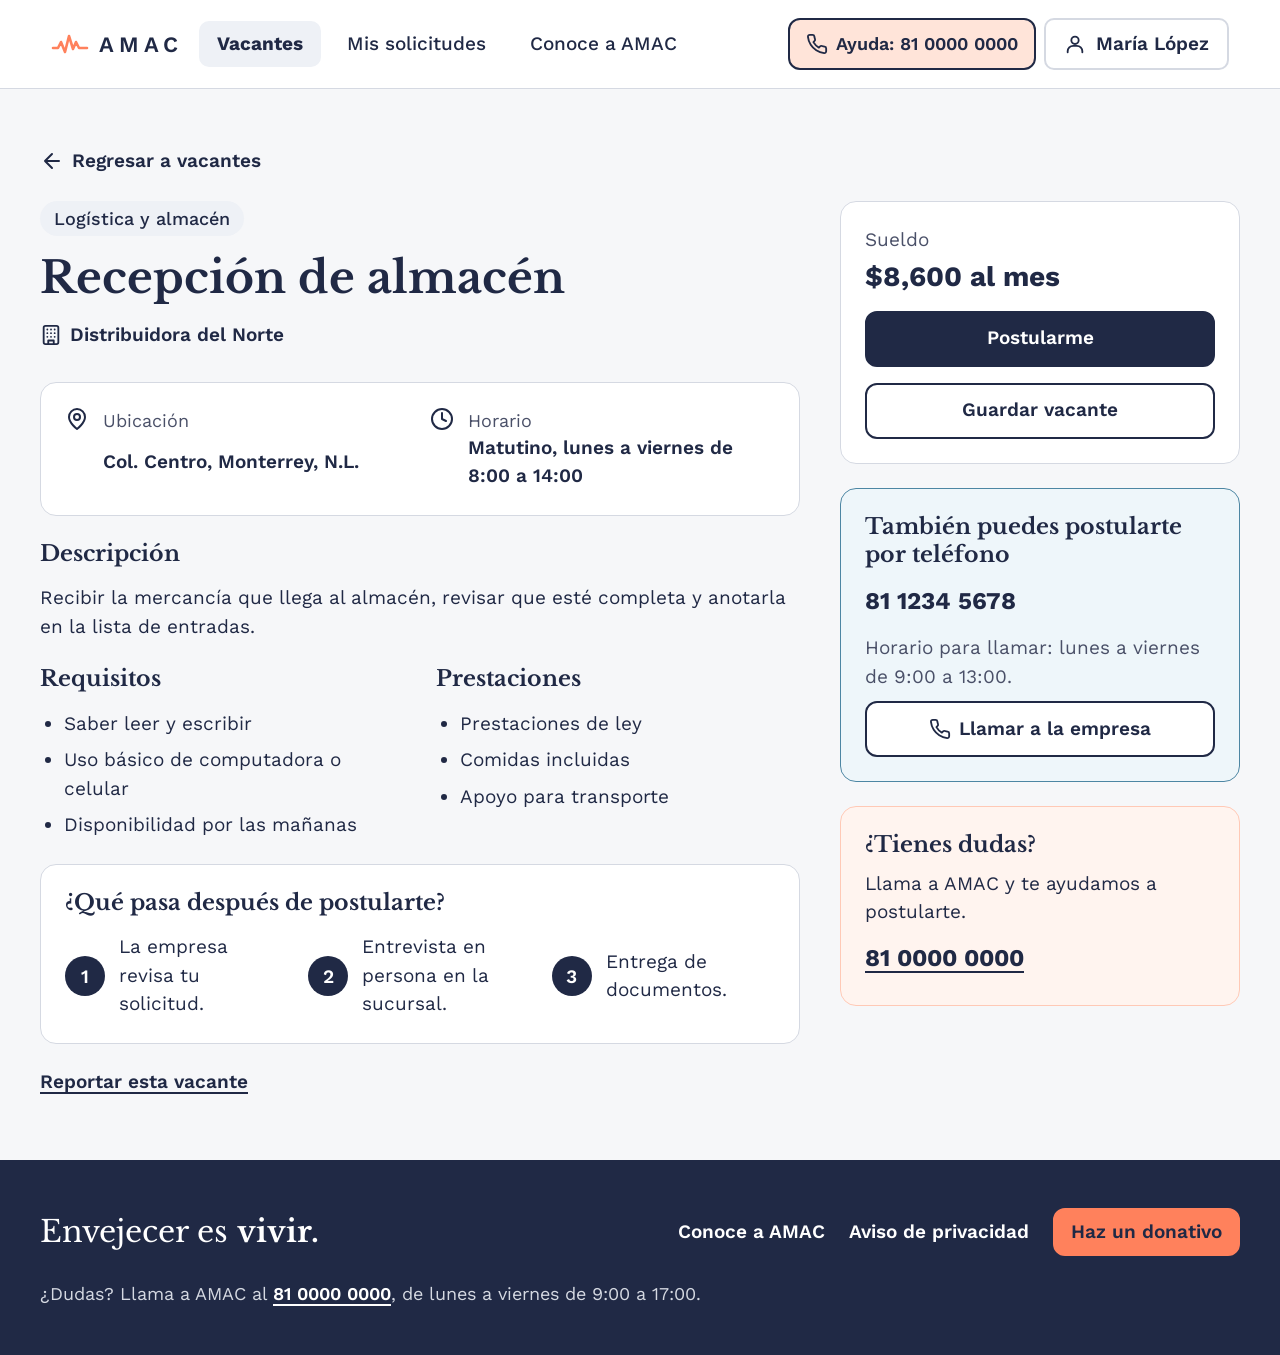
<file: vacante.html>
<!DOCTYPE html>
<html lang="es">
<head>
  <meta charset="UTF-8">
  <meta name="viewport" content="width=device-width, initial-scale=1.0">
  <title>Recepción de almacén | AMAC</title>
  <meta name="description" content="Detalle de la vacante Recepción de almacén en Distribuidora del Norte, Monterrey.">
  <link rel="icon" href="img/favicon.svg" type="image/svg+xml">
  <link rel="preconnect" href="https://fonts.googleapis.com">
  <link rel="preconnect" href="https://fonts.gstatic.com" crossorigin>
  <link rel="stylesheet" href="https://fonts.googleapis.com/css2?family=Libre+Baskerville:wght@400;700&amp;family=Work+Sans:wght@400;500;600;700&amp;display=swap">
  <link rel="stylesheet" href="css/variables.css">
  <link rel="stylesheet" href="css/base.css">
  <link rel="stylesheet" href="css/layout.css">
  <link rel="stylesheet" href="css/componentes.css">
</head>
<body>
  <a class="saltar-contenido" href="#principal">Saltar al contenido</a>

  <header class="encabezado">
    <div class="encabezado__interior">
      <a class="logo" href="index.html">
        <img src="img/isotipo.svg" alt="" width="38" height="22">
        <span>AMAC</span><span class="solo-lector">, ir a vacantes</span>
      </a>
      <nav class="menu" aria-label="Navegación principal">
        <ul class="menu__lista">
          <li>
            <a class="menu__enlace" href="index.html" aria-current="page">
              <img class="menu__icono" src="img/iconos/maletin.svg" alt="" width="24" height="24">
              Vacantes
            </a>
          </li>
          <li>
            <a class="menu__enlace" href="mis-solicitudes.html">
              <img class="menu__icono" src="img/iconos/lista.svg" alt="" width="24" height="24">
              <span class="menu__texto-largo">Mis solicitudes</span><span class="menu__texto-corto">Solicitudes</span>
            </a>
          </li>
          <li class="menu__solo-escritorio">
            <a class="menu__enlace" href="conoce-amac.html">
              <img class="menu__icono" src="img/iconos/info.svg" alt="" width="24" height="24">
              Conoce a AMAC
            </a>
          </li>
          <li class="menu__solo-movil">
            <a class="menu__enlace" href="login.html">
              <img class="menu__icono" src="img/iconos/usuario.svg" alt="" width="24" height="24">
              Mi cuenta
            </a>
          </li>
        </ul>
      </nav>
      <div class="encabezado__acciones">
        <a class="boton-ayuda" href="tel:+528100000000">
          <img src="img/iconos/telefono.svg" alt="" width="22" height="22">
          <span>Ayuda<span class="boton-ayuda__telefono">: 81 0000 0000</span><span class="solo-lector">, llamar a AMAC</span></span>
        </a>
        <a class="cuenta" href="login.html"><img src="img/iconos/usuario.svg" alt="" width="22" height="22">María López<span class="solo-lector">, mi cuenta</span></a>
      </div>
    </div>
  </header>

  <main id="principal">
    <div class="contenedor">
      <a class="enlace-regresar" href="index.html"><img src="img/iconos/regresar.svg" alt="" width="24" height="24">Regresar a vacantes</a>

      <div class="detalle">
        <div class="detalle__cabecera pila pila--chica">
          <p><span class="chip">Logística y almacén</span></p>
          <h1>Recepción de almacén</h1>
          <p class="con-icono con-icono--fuerte"><img src="img/iconos/edificio.svg" alt="" width="22" height="22"><span><span class="solo-lector">Empresa: </span>Distribuidora del Norte</span></p>
        </div>

        <div class="detalle__info">
          <section class="tarjeta" aria-label="Datos principales">
            <dl class="datos-clave">
              <div class="datos-clave__item datos-clave__item--ubicacion">
                <dt>Ubicación</dt>
                <dd>Col. Centro, Monterrey, N.L.</dd>
              </div>
              <div class="datos-clave__item datos-clave__item--horario">
                <dt>Horario</dt>
                <dd>Matutino, lunes a viernes de 8:00 a 14:00</dd>
              </div>
            </dl>
          </section>

          <section class="pila pila--chica" aria-labelledby="titulo-descripcion">
            <h2 id="titulo-descripcion">Descripción</h2>
            <p>Recibir la mercancía que llega al almacén, revisar que esté completa y anotarla en la lista de entradas.</p>
          </section>

          <div class="detalle__dos-columnas">
            <section class="pila pila--chica" aria-labelledby="titulo-requisitos">
              <h2 id="titulo-requisitos">Requisitos</h2>
              <ul class="lista-vinetas">
                <li>Saber leer y escribir</li>
                <li>Uso básico de computadora o celular</li>
                <li>Disponibilidad por las mañanas</li>
              </ul>
            </section>
            <section class="pila pila--chica" aria-labelledby="titulo-prestaciones">
              <h2 id="titulo-prestaciones">Prestaciones</h2>
              <ul class="lista-vinetas">
                <li>Prestaciones de ley</li>
                <li>Comidas incluidas</li>
                <li>Apoyo para transporte</li>
              </ul>
            </section>
          </div>

          <section class="tarjeta" aria-labelledby="titulo-proceso">
            <h2 id="titulo-proceso">¿Qué pasa después de postularte?</h2>
            <ol class="pasos-proceso">
              <li><span class="paso" aria-hidden="true">1</span>La empresa revisa tu solicitud.</li>
              <li><span class="paso" aria-hidden="true">2</span>Entrevista en persona en la sucursal.</li>
              <li><span class="paso" aria-hidden="true">3</span>Entrega de documentos.</li>
            </ol>
          </section>

          <p><a href="conoce-amac.html#contacto">Reportar esta vacante</a></p>
        </div>

        <div class="detalle__lateral">
          <div class="detalle__postular tarjeta">
            <p class="texto-secundario">Sueldo</p>
            <p class="sueldo-grande">$8,600 al mes</p>
            <a class="boton boton--primario boton--bloque" href="confirmar-postulacion.html">Postularme</a>
            <button class="boton boton--secundario boton--bloque" type="button">Guardar vacante</button>
          </div>

          <section class="detalle__telefono tarjeta tarjeta--info" aria-labelledby="titulo-telefono">
            <h2 id="titulo-telefono">También puedes postularte por teléfono</h2>
            <p class="telefono-destacado">81 1234 5678</p>
            <p class="texto-secundario">Horario para llamar: lunes a viernes de 9:00 a 13:00.</p>
            <a class="boton boton--secundario boton--bloque" href="tel:+528112345678"><img src="img/iconos/telefono.svg" alt="" width="22" height="22">Llamar a la empresa</a>
          </section>

          <aside class="detalle__ayuda tarjeta tarjeta--ayuda" aria-labelledby="titulo-ayuda">
            <h2 id="titulo-ayuda">¿Tienes dudas?</h2>
            <p>Llama a AMAC y te ayudamos a postularte.</p>
            <a class="telefono-destacado" href="tel:+528100000000">81 0000 0000</a>
          </aside>
        </div>
      </div>
    </div>
  </main>

  <footer class="pie fondo-oscuro">
    <div class="contenedor pie__interior">
      <p class="pie__lema">Envejecer es <strong>vivir.</strong></p>
      <nav aria-label="Enlaces de AMAC">
        <ul class="pie__enlaces">
          <li><a href="conoce-amac.html">Conoce a AMAC</a></li>
          <li><a href="conoce-amac.html#privacidad">Aviso de privacidad</a></li>
          <li><a class="boton boton--coral boton--chico" href="conoce-amac.html#donativo">Haz un donativo</a></li>
        </ul>
      </nav>
      <p class="pie__legal">¿Dudas? Llama a AMAC al <a href="tel:+528100000000">81 0000 0000</a>, de lunes a viernes de 9:00 a 17:00.</p>
    </div>
  </footer>
</body>
</html>
</file>
<file: css/variables.css>
:root {
  
  --color-marino: #202945;          
  --color-coral: #ff815c;           
  --color-azul-claro: #cae4ef;      
  --color-durazno: #fddaad;         

  
  --color-texto: var(--color-marino);
  --color-texto-secundario: #4a5068; 
  --color-texto-inverso: #ffffff;    

 
  --color-fondo: #f6f7f9;            
  --color-superficie: #ffffff;       
  --color-superficie-suave: #eef1f6; 
  --color-superficie-ayuda: #ffe4d9; 
  --color-ayuda-tarjeta: #fff4ef;    
  --color-deshabilitado: #e3e6ec;    

  
  --color-borde-tarjeta: #d5d9e2;    
  --color-borde-campo: #6b7288;      
  --color-borde-opcion: #c2c7d2;     
  --color-borde-ayuda: #ffc9b6;      


  --color-exito-texto: #1e5c32;      
  --color-exito-fondo: #d3ebd5;      
  --color-exito-aviso: #e8f4ea;      
  --color-rechazo-texto: #7a1f1f;    
  --color-rechazo-fondo: #f6d6d6;    
  --color-peligro: #9b1c1c;          
  --color-error: #b42318;            
  --color-error-fondo: #fce8e6;
  --color-info-fondo: #eef6fa;       
  --color-info-borde: #4d86a3;       
  --color-advertencia-fondo: #fff1dc;
  --color-advertencia-borde: #c98a2e;

  
  --color-foco: var(--color-marino);
  --color-foco-halo: var(--color-coral);

  
  --fuente-titulos: "Libre Baskerville", Georgia, "Times New Roman", serif;
  --fuente-base: "Work Sans", system-ui, -apple-system, "Segoe UI", Roboto, sans-serif;


  --texto-chico: 1.125rem;      
  --texto-base: 1.1875rem;      
  --texto-grande: 1.25rem;      
  --texto-precio: 1.5rem;       
  --texto-h3: 1.4375rem;        
  --texto-h2: 1.375rem;         
  --texto-h2-escritorio: 1.75rem; 
  --texto-h1: 1.875rem;         
  --texto-h1-escritorio: 2.75rem; 

  --peso-normal: 400;
  --peso-medio: 500;
  --peso-seminegrita: 600;
  --peso-negrita: 700;

  --interlineado: 1.5;
  --interlineado-titulo: 1.25;

  
  --espacio-xs: 0.375rem;  
  --espacio-s: 0.5rem;     
  --espacio-m: 1rem;       
  --espacio-ml: 1.25rem;   
  --espacio-l: 1.5rem;     
  --espacio-xl: 2rem;      
  --espacio-2xl: 3rem;     
  --espacio-3xl: 4rem;     

  
  --radio-campo: 0.625rem;   
  --radio: 0.75rem;          
  --radio-aviso: 0.875rem;   
  --radio-tarjeta: 1rem;     
  --radio-pastilla: 999px;   

  
  --alto-control: 3.5rem;    
  --ancho-contenido: 75rem;  
  --alto-barra-inferior: 5.25rem; 
}


@media (prefers-contrast: more) {
  :root {
    --color-texto-secundario: #202945;
    --color-borde-tarjeta: #202945;
    --color-borde-campo: #202945;
    --color-borde-opcion: #202945;
    --color-fondo: #ffffff;
    --color-superficie-suave: #dfe4ee;
  }
}
</file>
<file: css/base.css>
*,
*::before,
*::after {
  box-sizing: border-box;
}

* {
  margin: 0;
}

html {
  -webkit-text-size-adjust: 100%;
  text-size-adjust: 100%;
}

body {
  min-height: 100vh;
  display: flex;
  flex-direction: column;
  font-family: var(--fuente-base);
  font-size: var(--texto-base);
  font-weight: var(--peso-normal);
  line-height: var(--interlineado);
  color: var(--color-texto);
  background-color: var(--color-fondo);
  overflow-wrap: break-word;
}

img,
svg {
  display: block;
  max-width: 100%;
}

input,
button,
select,
textarea {
  font: inherit;
  color: inherit;
}

button {
  cursor: pointer;
}

:where(ul[class], ol[class]) {
  list-style: none;
  padding: 0;
}

fieldset {
  border: 0;
  padding: 0;
  min-width: 0;
}

legend {
  padding: 0;
}

table {
  border-collapse: collapse;
  width: 100%;
}

h1,
h2,
h3 {
  font-family: var(--fuente-titulos);
  font-weight: var(--peso-negrita);
  line-height: var(--interlineado-titulo);
  color: var(--color-texto);
}

h1 {
  font-size: var(--texto-h1);
}

h2 {
  font-size: var(--texto-h2);
  line-height: 1.3;
}

h3 {
  font-size: var(--texto-h3);
  line-height: 1.3;
}

p {
  max-width: 70ch;
}

strong {
  font-weight: var(--peso-seminegrita);
}

@media (min-width: 1024px) {
  h1 {
    font-size: var(--texto-h1-escritorio);
    line-height: 1.2;
  }
}

a {
  color: var(--color-texto);
  font-weight: var(--peso-seminegrita);
  text-decoration: underline;
  text-underline-offset: 0.2em;
  text-decoration-thickness: 2px;
}

a:hover {
  text-decoration-thickness: 3px;
}

:focus-visible {
  outline: 3px solid var(--color-foco);
  outline-offset: 3px;
  box-shadow: 0 0 0 7px var(--color-foco-halo);
}

.fondo-oscuro :focus-visible {
  outline-color: var(--color-texto-inverso);
}

.fondo-oscuro a:not(.boton) {
  color: var(--color-texto-inverso);
}

.saltar-contenido {
  position: absolute;
  left: -9999px;
  top: 0;
  z-index: 100;
  padding: var(--espacio-m) var(--espacio-l);
  background: var(--color-marino);
  color: var(--color-texto-inverso);
  border-radius: var(--radio);
}

.saltar-contenido:focus {
  left: var(--espacio-m);
  top: var(--espacio-m);
  outline-color: var(--color-coral);
}

.solo-lector {
  position: absolute;
  width: 1px;
  height: 1px;
  padding: 0;
  margin: -1px;
  overflow: hidden;
  clip: rect(0, 0, 0, 0);
  white-space: nowrap;
  border: 0;
}

.texto-secundario {
  color: var(--color-texto-secundario);
}

@media (prefers-reduced-motion: reduce) {
  *,
  *::before,
  *::after {
    transition: none !important;
    scroll-behavior: auto !important;
  }
}

@media (prefers-reduced-motion: no-preference) {
  html {
    scroll-behavior: smooth;
  }
}
</file>
<file: css/layout.css>
.contenedor {
  width: min(100% - 2rem, var(--ancho-contenido));
  margin-inline: auto;
}

.contenedor--angosto {
  width: min(100% - 2rem, 47.5rem);
}

.contenedor--medio {
  width: min(100% - 2rem, 60rem);
}

main {
  flex: 1;
  padding-block: var(--espacio-l) var(--espacio-xl);
}

@media (min-width: 1024px) {
  main {
    padding-block: var(--espacio-2xl) var(--espacio-3xl);
  }
}

.encabezado {
  background: var(--color-superficie);
  border-bottom: 1px solid var(--color-borde-tarjeta);
}

.encabezado__interior {
  display: flex;
  flex-wrap: wrap;
  align-items: center;
  justify-content: space-between;
  gap: var(--espacio-s) var(--espacio-m);
  min-height: 4.5rem;
  padding: var(--espacio-s) var(--espacio-m);
}

.encabezado__acciones {
  display: flex;
  flex-wrap: wrap;
  align-items: center;
  gap: var(--espacio-s);
}

.logo {
  display: inline-flex;
  align-items: center;
  gap: 0.625rem;
  min-height: 2.75rem;
  font-size: 1.375rem;
  font-weight: var(--peso-seminegrita);
  letter-spacing: 0.3125rem;
  color: var(--color-marino);
  text-decoration: none;
}

.logo img {
  width: 2.375rem;
  height: auto;
}

.fondo-oscuro .logo {
  color: var(--color-texto-inverso);
}

.cuenta {
  display: none;
}

.menu {
  position: fixed;
  inset: auto 0 0 0;
  z-index: 50;
  background: var(--color-superficie);
  border-top: 1px solid var(--color-borde-tarjeta);
  padding: var(--espacio-s);
}

.menu__lista {
  display: flex;
  gap: var(--espacio-s);
}

.menu__lista > li {
  flex: 1;
}

.menu__enlace {
  display: flex;
  flex-direction: column;
  align-items: center;
  justify-content: center;
  gap: 0.25rem;
  min-height: 4.25rem;
  padding: 0.25rem;
  border-radius: var(--radio);
  font-size: var(--texto-chico);
  font-weight: var(--peso-medio);
  line-height: 1.2;
  text-align: center;
  text-decoration: none;
}

.menu__enlace:hover {
  background: var(--color-superficie-suave);
}

.menu__enlace[aria-current="page"] {
  background: var(--color-superficie-suave);
  font-weight: var(--peso-negrita);
}

.menu__icono {
  width: 1.5rem;
  height: 1.5rem;
}

.menu__texto-largo,
.menu__solo-escritorio {
  display: none;
}

body {
  padding-bottom: var(--alto-barra-inferior);
}

@media (min-width: 1024px) {
  body {
    padding-bottom: 0;
  }

  .encabezado__interior {
    min-height: 5.5rem;
    padding-inline: clamp(var(--espacio-l), 4vw, var(--espacio-3xl));
    gap: var(--espacio-m);
  }

  .menu {
    position: static;
    flex: 1;
    border-top: 0;
    padding: 0;
    background: transparent;
  }

  .menu__enlace {
    flex-direction: row;
    min-height: 2.875rem;
    padding: 0.75rem 1.125rem;
    border-radius: var(--radio-campo);
    font-size: var(--texto-base);
  }

  .menu__lista > li {
    flex: none;
  }

  .menu__icono,
  .menu__texto-corto,
  .menu__solo-movil {
    display: none;
  }

  .menu__texto-largo {
    display: inline;
  }

  .menu__solo-escritorio {
    display: list-item;
  }

  .cuenta {
    display: inline-flex;
    align-items: center;
    gap: 0.625rem;
    min-height: 3.25rem;
    padding: 0.5rem 1.125rem;
    border: 2px solid var(--color-borde-tarjeta);
    border-radius: var(--radio-campo);
    text-decoration: none;
  }

  .cuenta:hover {
    border-color: var(--color-marino);
  }

  .cuenta img {
    width: 1.375rem;
    height: 1.375rem;
  }
}

.encabezado--publico .encabezado__acciones {
  margin-left: auto;
}

body.pagina-publica {
  padding-bottom: 0;
}

.pie {
  background: var(--color-marino);
  color: var(--color-texto-inverso);
  padding-block: var(--espacio-xl);
}

.pie__interior {
  display: flex;
  flex-direction: column;
  gap: var(--espacio-l);
}

.pie__lema {
  font-family: var(--fuente-titulos);
  font-size: 1.625rem;
  line-height: 1.2;
}

.pie__lema strong {
  font-weight: var(--peso-negrita);
}

.pie__enlaces {
  display: flex;
  flex-wrap: wrap;
  align-items: center;
  gap: var(--espacio-s) var(--espacio-l);
}

.pie__enlaces a:not(.boton) {
  display: inline-flex;
  align-items: center;
  min-height: 2.75rem;
  color: var(--color-texto-inverso);
  text-decoration: none;
}

.pie__enlaces a:not(.boton):hover {
  text-decoration: underline;
}

.pie__legal {
  font-size: var(--texto-chico);
  color: #d5d9e2;
}

@media (min-width: 1024px) {
  .pie {
    padding-block: var(--espacio-2xl);
  }

  .pie__interior {
    flex-direction: row;
    flex-wrap: wrap;
    align-items: center;
    justify-content: space-between;
  }

  .pie__lema {
    font-size: 1.875rem;
  }

  .pie__legal {
    flex-basis: 100%;
  }
}

.titulo-pagina {
  display: flex;
  flex-direction: column;
  gap: 0.75rem;
  margin-bottom: var(--espacio-l);
}

.titulo-pagina::before {
  content: "";
  width: 3rem;
  height: 0.375rem;
  border-radius: 3px;
  background: var(--color-coral);
}

.titulo-pagina p {
  color: var(--color-texto-secundario);
}

.titulo-pagina--con-accion {
  gap: var(--espacio-m);
}

@media (min-width: 1024px) {
  .titulo-pagina {
    margin-bottom: var(--espacio-xl);
  }

  .titulo-pagina::before {
    width: 3.5rem;
  }

  .titulo-pagina p {
    font-size: var(--texto-grande);
  }

  .titulo-pagina--con-accion {
    display: grid;
    grid-template-columns: 1fr auto;
    align-items: end;
    column-gap: var(--espacio-l);
  }

  .titulo-pagina--con-accion::before,
  .titulo-pagina--con-accion > :not(.boton) {
    grid-column: 1;
  }

  .titulo-pagina--con-accion > .boton {
    grid-column: 2;
    grid-row: 2 / span 2;
    align-self: end;
  }
}

.banda-busqueda {
  padding-bottom: var(--espacio-l);
}

.listado {
  display: grid;
  gap: var(--espacio-l);
  grid-template-areas:
    "filtros"
    "resultados"
    "ayuda";
}

.listado__filtros { grid-area: filtros; }
.listado__resultados { grid-area: resultados; }
.listado__ayuda { grid-area: ayuda; }

.lista-vacantes {
  display: grid;
  grid-template-columns: 1fr;
  gap: var(--espacio-ml);
}

@media (min-width: 768px) {
  .lista-vacantes {
    grid-template-columns: repeat(2, 1fr);
    gap: var(--espacio-l);
  }
}

@media (min-width: 1024px) {
  .pagina-listado main {
    padding-top: 0;
  }

  .banda-busqueda {
    background: var(--color-superficie);
    border-bottom: 1px solid var(--color-borde-tarjeta);
    padding-block: var(--espacio-2xl) 3.5rem;
    margin-bottom: var(--espacio-2xl);
  }

  .listado {
    grid-template-columns: 20rem 1fr;
    grid-template-rows: auto 1fr;
    column-gap: 2.5rem;
    grid-template-areas:
      "filtros resultados"
      "ayuda resultados";
    align-items: start;
  }
}

.detalle {
  display: grid;
  gap: var(--espacio-l);
}

.detalle__lateral {
  display: contents;
}

.detalle__cabecera { order: 1; }
.detalle__postular { order: 2; }
.detalle__info { order: 3; }
.detalle__telefono { order: 4; }
.detalle__ayuda { order: 5; }

.detalle__info {
  display: flex;
  flex-direction: column;
  gap: var(--espacio-l);
}

.detalle__dos-columnas {
  display: grid;
  gap: var(--espacio-l);
}

@media (min-width: 768px) {
  .detalle__dos-columnas {
    grid-template-columns: 1fr 1fr;
    gap: var(--espacio-xl);
  }
}

@media (min-width: 1024px) {
  .detalle {
    grid-template-columns: 1fr 25rem;
    column-gap: 2.5rem;
    row-gap: var(--espacio-xl);
    align-items: start;
  }

  .detalle__cabecera,
  .detalle__info {
    grid-column: 1;
  }

  .detalle__lateral {
    display: flex;
    flex-direction: column;
    gap: var(--espacio-l);
    grid-column: 2;
    grid-row: 1 / span 2;
    position: sticky;
    top: var(--espacio-l);
  }
}

.acceso {
  display: grid;
  gap: var(--espacio-l);
}

.acceso__marca {
  display: none;
}

.acceso__formulario {
  width: 100%;
  max-width: 32.5rem;
}

@media (min-width: 1024px) {
  .pagina-acceso main {
    padding: 0;
    display: flex;
  }

  .acceso {
    flex: 1;
    grid-template-columns: minmax(0, 5fr) minmax(0, 7fr);
    gap: 0;
  }

  .acceso__marca {
    display: flex;
    flex-direction: column;
    justify-content: center;
    gap: var(--espacio-l);
    padding: var(--espacio-3xl);
    background: var(--color-marino);
    color: var(--color-texto-inverso);
  }

  .acceso__marca .acceso__lema {
    font-family: var(--fuente-titulos);
    font-size: 3.125rem;
    line-height: 1.2;
    font-weight: var(--peso-normal);
  }

  .acceso__lema strong {
    font-weight: var(--peso-negrita);
  }

  .acceso__marca p {
    font-size: var(--texto-grande);
  }

  .acceso__contenido {
    display: flex;
    align-items: center;
    justify-content: center;
    padding: var(--espacio-3xl) var(--espacio-xl);
    background: var(--color-superficie);
  }
}

.registro {
  display: grid;
  gap: var(--espacio-l);
}

.registro__indice {
  display: none;
}

.registro__formulario {
  display: flex;
  flex-direction: column;
  gap: var(--espacio-l);
}

.registro__enviar {
  display: flex;
  flex-direction: column;
  gap: var(--espacio-m);
}

@media (min-width: 768px) {
  .registro__enviar {
    flex-direction: row;
    flex-wrap: wrap;
    justify-content: space-between;
    align-items: center;
  }
}

@media (min-width: 1024px) {
  .registro {
    grid-template-columns: 17.5rem 1fr;
    column-gap: 2.5rem;
    align-items: start;
  }

  .registro__indice {
    display: block;
    position: sticky;
    top: var(--espacio-l);
  }
}

.fila-campos {
  display: grid;
  gap: var(--espacio-ml);
  align-items: end;
}

@media (min-width: 768px) {
  .fila-campos {
    grid-template-columns: repeat(2, minmax(0, 1fr));
    gap: var(--espacio-ml) var(--espacio-l);
  }

  .fila-campos--3 {
    grid-template-columns: repeat(3, minmax(0, 1fr));
  }

  .fila-campos__completo {
    grid-column: 1 / -1;
  }
}

.pila {
  display: flex;
  flex-direction: column;
  gap: var(--espacio-l);
}

.pila--chica {
  gap: var(--espacio-m);
}

.grupo-botones {
  display: flex;
  flex-wrap: wrap;
  gap: var(--espacio-m);
}

.grupo-botones--centro {
  justify-content: center;
}

.grupo-botones--derecha {
  justify-content: flex-end;
}

.grupo-botones > .boton {
  flex: 1 1 12rem;
}

@media (min-width: 768px) {
  .grupo-botones > .boton {
    flex: 0 1 auto;
  }
}
</file>
<file: css/componentes.css>
.boton {
  display: inline-flex;
  align-items: center;
  justify-content: center;
  gap: var(--espacio-s);
  min-height: var(--alto-control);
  padding: 0.75rem 1.5rem;
  border: 2px solid var(--color-marino);
  border-radius: var(--radio);
  background: var(--color-marino);
  color: var(--color-texto-inverso);
  font-size: var(--texto-base);
  font-weight: var(--peso-seminegrita);
  line-height: 1.2;
  text-align: center;
  text-decoration: none;
  cursor: pointer;
}

.boton:hover {
  background: #121829;
  border-color: #121829;
  text-decoration: none;
}

.boton img {
  width: 1.375rem;
  height: 1.375rem;
  flex-shrink: 0;
}

.boton--primario {
  background: var(--color-marino);
  color: var(--color-texto-inverso);
}

.boton--secundario {
  background: var(--color-superficie);
  color: var(--color-marino);
}

.boton--secundario:hover {
  background: var(--color-superficie-suave);
  border-color: var(--color-marino);
}

.boton--peligro {
  background: var(--color-peligro);
  border-color: var(--color-peligro);
  color: var(--color-texto-inverso);
}

.boton--peligro:hover {
  background: #7a1515;
  border-color: #7a1515;
}

.boton--deshabilitado,
.boton:disabled,
.boton[aria-disabled="true"] {
  background: var(--color-deshabilitado);
  border-color: var(--color-borde-opcion);
  color: var(--color-texto-secundario);
  cursor: not-allowed;
}

.boton--coral {
  background: var(--color-coral);
  border-color: var(--color-coral);
  color: var(--color-marino);
}

.boton--coral:hover {
  background: #ff9c7f;
  border-color: #ff9c7f;
}

.boton--chico {
  min-height: 3rem;
  padding: 0.5rem 1rem;
}

.boton--bloque {
  width: 100%;
}

.boton-ayuda {
  display: inline-flex;
  align-items: center;
  gap: var(--espacio-s);
  min-height: 3rem;
  padding: 0.5rem 1rem;
  border: 2px solid var(--color-marino);
  border-radius: var(--radio);
  background: var(--color-superficie-ayuda);
  color: var(--color-marino);
  font-size: var(--texto-chico);
  font-weight: var(--peso-seminegrita);
  line-height: 1.3;
  text-decoration: none;
}

.boton-ayuda:hover {
  background: #ffd3c2;
}

.boton-ayuda img {
  width: 1.375rem;
  height: 1.375rem;
  flex-shrink: 0;
}

.boton-ayuda__telefono {
  display: none;
}

@media (min-width: 1280px) {
  .boton-ayuda {
    min-height: 3.25rem;
  }

  .boton-ayuda__telefono {
    display: inline;
  }
}

.tarjeta {
  background: var(--color-superficie);
  border: 1px solid var(--color-borde-tarjeta);
  border-radius: var(--radio-tarjeta);
  padding: var(--espacio-ml);
}

.tarjeta > * + * {
  margin-top: var(--espacio-m);
}

@media (min-width: 1024px) {
  .tarjeta {
    padding: var(--espacio-l);
  }

  .tarjeta--amplia {
    padding: var(--espacio-xl);
  }
}

.tarjeta--ayuda {
  background: var(--color-ayuda-tarjeta);
  border-color: var(--color-borde-ayuda);
}

.tarjeta--info {
  background: var(--color-info-fondo);
  border-color: var(--color-info-borde);
}

.tarjeta--ayuda > * + *,
.tarjeta--info > * + * {
  margin-top: 0.625rem;
}

.telefono-destacado {
  display: inline-flex;
  align-items: center;
  min-height: 2.75rem;
  font-size: var(--texto-precio);
  font-weight: var(--peso-negrita);
  line-height: 1.3;
}

.tarjeta-vacante {
  display: flex;
  flex-direction: column;
  gap: 0.875rem;
  height: 100%;
  background: var(--color-superficie);
  border: 1px solid var(--color-borde-tarjeta);
  border-radius: var(--radio-tarjeta);
  padding: var(--espacio-ml);
}

.tarjeta-vacante__titulo {
  font-size: var(--texto-h3);
}

.tarjeta-vacante__encabezado {
  display: flex;
  flex-direction: column;
  gap: var(--espacio-xs);
}

.tarjeta-vacante__sueldo {
  display: flex;
  flex-wrap: wrap;
  align-items: baseline;
  gap: var(--espacio-xs);
}

.tarjeta-vacante__monto {
  font-size: var(--texto-precio);
  font-weight: var(--peso-negrita);
  line-height: 1.3;
}

.tarjeta-vacante__datos {
  display: flex;
  flex-direction: column;
  gap: var(--espacio-xs);
  color: var(--color-texto-secundario);
}

.tarjeta-vacante__etiquetas {
  display: flex;
  flex-wrap: wrap;
  gap: var(--espacio-s);
}

.tarjeta-vacante .boton {
  margin-top: auto;
}

.con-icono {
  display: flex;
  align-items: flex-start;
  gap: var(--espacio-s);
}

.con-icono img {
  width: 1.375rem;
  height: 1.375rem;
  margin-top: 0.15em;
  flex-shrink: 0;
}

.con-icono--fuerte {
  font-weight: var(--peso-seminegrita);
}

.chip {
  display: inline-flex;
  align-items: center;
  gap: var(--espacio-xs);
  padding: var(--espacio-xs) 0.875rem;
  border-radius: var(--radio-pastilla);
  background: var(--color-superficie-suave);
  font-size: var(--texto-chico);
  font-weight: var(--peso-medio);
  line-height: 1.3;
}

.chip img {
  width: 1.125rem;
  height: 1.125rem;
}

.estatus {
  display: inline-flex;
  align-items: center;
  gap: var(--espacio-s);
  width: fit-content;
  padding: var(--espacio-xs) 0.875rem;
  border-radius: var(--radio-pastilla);
  font-size: var(--texto-chico);
  font-weight: var(--peso-seminegrita);
  line-height: 1.4;
  white-space: nowrap;
}

.estatus::before {
  content: "";
  width: 1.125rem;
  height: 1.125rem;
  flex-shrink: 0;
  background: center / contain no-repeat;
}

.estatus--enviada {
  background-color: var(--color-azul-claro);
}
.estatus--enviada::before {
  background-image: url("../img/iconos/enviar.svg");
}

.estatus--revision {
  background-color: var(--color-durazno);
}
.estatus--revision::before {
  background-image: url("../img/iconos/reloj.svg");
}

.estatus--aceptada,
.estatus--activa {
  background-color: var(--color-exito-fondo);
  color: var(--color-exito-texto);
}
.estatus--aceptada::before,
.estatus--activa::before {
  background-image: url("../img/iconos/check-verde.svg");
}

.estatus--rechazada {
  background-color: var(--color-rechazo-fondo);
  color: var(--color-rechazo-texto);
}
.estatus--rechazada::before {
  background-image: url("../img/iconos/x-rojo.svg");
}

.estatus--pausada {
  background-color: var(--color-durazno);
}
.estatus--pausada::before {
  background-image: url("../img/iconos/pausa.svg");
}

.estatus--cerrada {
  background-color: var(--color-deshabilitado);
}
.estatus--cerrada::before {
  background-image: url("../img/iconos/candado.svg");
}

.campo-formulario {
  display: flex;
  flex-direction: column;
  gap: var(--espacio-s);
  min-width: 0;
}

.campo-formulario label,
.campo-formulario__etiqueta {
  font-weight: var(--peso-seminegrita);
  line-height: 1.3;
}

.campo-formulario__ayuda {
  font-size: var(--texto-chico);
  line-height: 1.4;
  color: var(--color-texto-secundario);
}

.campo-formulario input,
.campo-formulario select,
.campo-formulario textarea {
  width: 100%;
  min-height: var(--alto-control);
  padding: 0.75rem 1rem;
  border: 2px solid var(--color-borde-campo);
  border-radius: var(--radio-campo);
  background-color: var(--color-superficie);
  line-height: 1.3;
}

.campo-formulario input:hover,
.campo-formulario select:hover,
.campo-formulario textarea:hover {
  border-color: var(--color-marino);
}

.campo-formulario select {
  appearance: none;
  padding-right: 3rem;
  background-image: url("../img/iconos/chevron.svg");
  background-repeat: no-repeat;
  background-position: right 1rem center;
  background-size: 1.5rem;
}

.campo-formulario textarea {
  min-height: 8rem;
  resize: vertical;
}

.campo-formulario--error input,
.campo-formulario--error select {
  border-color: var(--color-error);
  border-width: 3px;
}

.campo-formulario__error {
  display: flex;
  align-items: center;
  gap: var(--espacio-s);
  font-size: var(--texto-chico);
  font-weight: var(--peso-seminegrita);
  color: var(--color-error);
}

.campo-con-boton {
  display: flex;
  flex-wrap: wrap;
  align-items: flex-end;
  gap: var(--espacio-s) var(--espacio-m);
}

.campo-con-boton > .campo-formulario {
  flex: 1 1 13rem;
}

.campo-con-boton > .boton {
  flex: 0 0 auto;
}

.control-radio,
.control-casilla {
  appearance: none;
  flex-shrink: 0;
  width: 1.5rem;
  height: 1.5rem;
  margin: 0;
  border: 2px solid var(--color-marino);
  background: var(--color-superficie);
  cursor: pointer;
}

.control-radio {
  border-radius: 50%;
}

.control-radio:checked {
  background: radial-gradient(circle, var(--color-marino) 0 45%, var(--color-superficie) 50%);
}

.control-casilla {
  width: 1.75rem;
  height: 1.75rem;
  border-radius: 0.375rem;
}

.control-casilla:checked {
  background: var(--color-marino) url("../img/iconos/check-blanco.svg") center / 1.25rem no-repeat;
}

.opcion-simple {
  display: flex;
  align-items: center;
  gap: 0.75rem;
  min-height: 2.75rem;
  cursor: pointer;
}

.opcion {
  display: flex;
  align-items: center;
  gap: var(--espacio-m);
  min-height: 3.75rem;
  padding: var(--espacio-m) var(--espacio-ml);
  border: 2px solid var(--color-borde-opcion);
  border-radius: var(--radio);
  background: var(--color-superficie);
  cursor: pointer;
}

.opcion:hover {
  border-color: var(--color-marino);
}

.opcion:has(:checked) {
  border-color: var(--color-marino);
  background: var(--color-superficie-suave);
}

.opcion .control-radio {
  width: 1.75rem;
  height: 1.75rem;
}

.opcion__texto {
  display: flex;
  flex-direction: column;
}

.opcion__titulo {
  font-weight: var(--peso-seminegrita);
}

.opcion__detalle {
  font-size: var(--texto-chico);
  color: var(--color-texto-secundario);
}

.grupo-opciones {
  display: grid;
  gap: var(--espacio-m);
}

.grupo-opciones legend,
.grupo-opciones__titulo {
  font-weight: var(--peso-seminegrita);
  line-height: 1.3;
  margin-bottom: var(--espacio-s);
}

@media (min-width: 768px) {
  .grupo-opciones--2 {
    grid-template-columns: repeat(2, minmax(0, 1fr));
  }

  .grupo-opciones--2 legend {
    grid-column: 1 / -1;
  }
}

.casilla {
  display: flex;
  align-items: flex-start;
  gap: 0.875rem;
  min-height: 3rem;
  padding-block: 0.5rem;
  cursor: pointer;
}

.casilla .control-casilla {
  margin-top: 0.1em;
}

.habilidades {
  display: flex;
  flex-wrap: wrap;
  gap: 0.625rem;
}

.habilidad {
  position: relative;
  display: inline-flex;
  align-items: center;
  gap: var(--espacio-xs);
  min-height: 3rem;
  padding: 0.5rem 1.125rem;
  border: 2px solid var(--color-borde-campo);
  border-radius: var(--radio-pastilla);
  background: var(--color-superficie);
  font-size: var(--texto-chico);
  font-weight: var(--peso-medio);
  cursor: pointer;
}

.habilidad input {
  position: absolute;
  opacity: 0;
  width: 1px;
  height: 1px;
}

.habilidad:has(:checked) {
  background: var(--color-marino);
  border-color: var(--color-marino);
  color: var(--color-texto-inverso);
}

.habilidad:has(:checked)::before {
  content: "✓";
  font-weight: var(--peso-negrita);
}

.habilidad:has(:focus-visible) {
  outline: 3px solid var(--color-foco);
  outline-offset: 3px;
  box-shadow: 0 0 0 7px var(--color-foco-halo);
}

.zona-archivo {
  display: flex;
  flex-wrap: wrap;
  align-items: center;
  justify-content: center;
  gap: var(--espacio-m);
  padding: var(--espacio-ml);
  border: 2px dashed var(--color-borde-campo);
  border-radius: var(--radio);
  text-align: center;
}

.zona-archivo > img {
  width: 2rem;
  height: 2rem;
}

.zona-archivo input[type="file"] {
  position: absolute;
  opacity: 0;
  width: 1px;
  height: 1px;
}

.zona-archivo:has(input:focus-visible) .boton {
  outline: 3px solid var(--color-foco);
  outline-offset: 3px;
  box-shadow: 0 0 0 7px var(--color-foco-halo);
}

.paso {
  display: inline-flex;
  align-items: center;
  justify-content: center;
  flex-shrink: 0;
  width: 2.5rem;
  height: 2.5rem;
  border-radius: 50%;
  background: var(--color-marino);
  color: var(--color-texto-inverso);
  font-family: var(--fuente-base);
  font-size: var(--texto-base);
  font-weight: var(--peso-seminegrita);
  line-height: 1;
}

.seccion-form {
  display: flex;
  flex-direction: column;
  gap: var(--espacio-ml);
  scroll-margin-top: var(--espacio-l);
}

.seccion-form > * + * {
  margin-top: 0;
}

.seccion-form__titulo {
  display: flex;
  align-items: center;
  gap: 0.75rem;
}

@media (min-width: 1024px) {
  .seccion-form {
    padding: var(--espacio-xl);
    gap: var(--espacio-l);
  }

  .seccion-form__titulo {
    font-size: var(--texto-h2-escritorio);
  }
}

.subtarjeta {
  display: flex;
  flex-direction: column;
  gap: var(--espacio-m);
  padding: var(--espacio-m);
  border-radius: var(--radio);
  background: var(--color-fondo);
}

.subtarjeta legend {
  float: left;
  width: 100%;
  margin-bottom: var(--espacio-m);
  font-weight: var(--peso-seminegrita);
}

.subtarjeta legend + * {
  clear: both;
}

.indice-pasos ol {
  list-style: none;
  padding: 0;
  display: flex;
  flex-direction: column;
  gap: 0.25rem;
}

.indice-pasos a {
  display: flex;
  align-items: center;
  gap: 0.875rem;
  min-height: 3.25rem;
  padding: 0.375rem 0.875rem;
  border-radius: var(--radio-campo);
  font-weight: var(--peso-medio);
  text-decoration: none;
}

.indice-pasos a:hover {
  background: var(--color-superficie-suave);
  font-weight: var(--peso-seminegrita);
}

.aviso {
  display: flex;
  align-items: flex-start;
  gap: 0.75rem;
  padding: 1.125rem;
  border: 2px solid var(--color-info-borde);
  border-radius: var(--radio-aviso);
  background: var(--color-info-fondo);
}

.aviso::before {
  content: "";
  width: 1.75rem;
  height: 1.75rem;
  flex-shrink: 0;
  background: url("../img/iconos/info.svg") center / contain no-repeat;
}

.aviso__titulo {
  font-weight: var(--peso-seminegrita);
}

.aviso--exito {
  border-color: var(--color-exito-texto);
  background: var(--color-exito-aviso);
}

.aviso--exito::before {
  background-image: url("../img/iconos/check-exito.svg");
}

.aviso--error {
  border-color: var(--color-error);
  background: var(--color-error-fondo);
}

.aviso--error::before {
  background-image: url("../img/iconos/alerta.svg");
}

.aviso--advertencia {
  border-color: var(--color-advertencia-borde);
  background: var(--color-advertencia-fondo);
}

.aviso--advertencia::before {
  background-image: url("../img/iconos/reloj.svg");
}

.enlace-regresar {
  display: inline-flex;
  align-items: center;
  gap: var(--espacio-s);
  min-height: 3rem;
  margin-bottom: var(--espacio-m);
  text-decoration: none;
}

.enlace-regresar:hover {
  text-decoration: underline;
}

.enlace-regresar img {
  width: 1.5rem;
  height: 1.5rem;
}

.datos-clave {
  display: grid;
  gap: var(--espacio-ml);
}

.datos-clave__item {
  display: grid;
  grid-template-columns: 1.5rem 1fr;
  column-gap: 0.875rem;
}

.datos-clave__item::before {
  content: "";
  grid-row: 1 / span 2;
  width: 1.5rem;
  height: 1.5rem;
  background: center / contain no-repeat;
}

.datos-clave__item dt,
.datos-clave__item dd {
  grid-column: 2;
}

.datos-clave__item--ubicacion::before {
  background-image: url("../img/iconos/ubicacion.svg");
}

.datos-clave__item--horario::before {
  background-image: url("../img/iconos/reloj.svg");
}

.datos-clave dt {
  font-size: var(--texto-chico);
  color: var(--color-texto-secundario);
}

.datos-clave dd {
  margin: 0;
  font-weight: var(--peso-seminegrita);
}

@media (min-width: 768px) {
  .datos-clave {
    grid-template-columns: repeat(2, minmax(0, 1fr));
  }
}

.resumen {
  display: grid;
  gap: var(--espacio-m);
}

.resumen dt {
  font-size: var(--texto-chico);
  color: var(--color-texto-secundario);
}

.resumen dd {
  margin: 0;
  font-weight: var(--peso-seminegrita);
}

@media (min-width: 768px) {
  .resumen {
    grid-template-columns: repeat(2, minmax(0, 1fr));
    gap: var(--espacio-ml) var(--espacio-xl);
  }
}

.lista-vinetas {
  display: flex;
  flex-direction: column;
  gap: var(--espacio-s);
  padding-left: 1.5rem;
  list-style: disc;
}

.lista-vinetas li::marker {
  color: var(--color-marino);
}

.pasos-proceso {
  display: grid;
  gap: var(--espacio-m);
}

.pasos-proceso li {
  display: flex;
  align-items: center;
  gap: 0.875rem;
}

@media (min-width: 768px) {
  .pasos-proceso {
    grid-template-columns: repeat(3, minmax(0, 1fr));
    gap: var(--espacio-ml);
  }
}

.separador-texto {
  display: flex;
  align-items: center;
  gap: 0.75rem;
  color: var(--color-texto-secundario);
  text-align: center;
}

.separador-texto::before,
.separador-texto::after {
  content: "";
  flex: 1;
  height: 1px;
  background: var(--color-borde-tarjeta);
}

.icono-exito {
  display: flex;
  align-items: center;
  justify-content: center;
  width: 6rem;
  height: 6rem;
  margin-inline: auto;
  border-radius: 50%;
  background: var(--color-exito-fondo);
}

.icono-exito img {
  width: 3.5rem;
  height: 3.5rem;
}

.centrado {
  text-align: center;
}

.centrado p {
  margin-inline: auto;
}

.pastillas {
  display: flex;
  flex-wrap: wrap;
  gap: 0.625rem;
  margin-bottom: var(--espacio-l);
}

.pastilla {
  min-height: 3rem;
  padding: 0.5rem 1.25rem;
  border: 2px solid var(--color-borde-opcion);
  border-radius: var(--radio-pastilla);
  background: var(--color-superficie);
  font-size: var(--texto-chico);
  font-weight: var(--peso-medio);
}

.pastilla:hover {
  border-color: var(--color-marino);
}

.pastilla[aria-pressed="true"] {
  background: var(--color-marino);
  border-color: var(--color-marino);
  color: var(--color-texto-inverso);
  font-weight: var(--peso-seminegrita);
}

.tabla thead {
  position: absolute;
  width: 1px;
  height: 1px;
  overflow: hidden;
  clip: rect(0, 0, 0, 0);
}

.tabla tbody {
  display: flex;
  flex-direction: column;
  gap: var(--espacio-ml);
}

.tabla tr {
  display: flex;
  flex-direction: column;
  gap: 0.75rem;
  padding: var(--espacio-ml);
  background: var(--color-superficie);
  border: 1px solid var(--color-borde-tarjeta);
  border-radius: var(--radio-tarjeta);
}

.tabla th,
.tabla td {
  display: block;
  text-align: left;
}

.tabla [data-orden="1"] { order: 1; }
.tabla [data-orden="2"] { order: 2; }
.tabla [data-orden="3"] { order: 3; }
.tabla [data-orden="4"] { order: 4; }
.tabla [data-orden="5"] { order: 5; }

.tabla__principal {
  font-family: var(--fuente-titulos);
  font-size: var(--texto-h2);
  font-weight: var(--peso-negrita);
  line-height: 1.3;
}

.tabla__etiqueta-movil {
  color: var(--color-texto-secundario);
  font-weight: var(--peso-normal);
}

.tabla .grupo-botones > .boton {
  flex: 1 1 6rem;
}

@media (min-width: 1024px) {
  .tabla-marco {
    background: var(--color-superficie);
    border: 1px solid var(--color-borde-tarjeta);
    border-radius: var(--radio-tarjeta);
    overflow: hidden;
  }

  .tabla {
    display: table;
  }

  .tabla thead {
    position: static;
    width: auto;
    height: auto;
    overflow: visible;
    clip: auto;
    display: table-header-group;
  }

  .tabla tbody {
    display: table-row-group;
  }

  .tabla tr {
    display: table-row;
    padding: 0;
    border: 0;
    border-radius: 0;
  }

  .tabla th,
  .tabla td {
    display: table-cell;
    padding: var(--espacio-ml) var(--espacio-l);
    vertical-align: middle;
    border-bottom: 1px solid var(--color-borde-tarjeta);
  }

  .tabla tbody tr:last-child td,
  .tabla tbody tr:last-child th {
    border-bottom: 0;
  }

  .tabla thead th {
    background: var(--color-superficie-suave);
    font-size: var(--texto-chico);
    font-weight: var(--peso-seminegrita);
    color: var(--color-texto-secundario);
  }

  .tabla__principal {
    font-family: var(--fuente-base);
    font-size: var(--texto-base);
    font-weight: var(--peso-seminegrita);
  }

  .tabla__etiqueta-movil {
    position: absolute;
    width: 1px;
    height: 1px;
    overflow: hidden;
    clip: rect(0, 0, 0, 0);
  }

  .tabla .grupo-botones {
    gap: var(--espacio-s);
  }

  .tabla .grupo-botones > .boton {
    flex: 0 0 auto;
  }
}

.estado-vacio {
  display: flex;
  flex-direction: column;
  align-items: center;
  gap: var(--espacio-m);
  padding: var(--espacio-2xl) var(--espacio-l);
  text-align: center;
}

.estado-vacio__numero {
  font-family: var(--fuente-titulos);
  font-size: clamp(4rem, 15vw, 7rem);
  font-weight: var(--peso-negrita);
  line-height: 1;
  color: var(--color-marino);
  text-decoration: underline var(--color-coral) 0.15em;
  text-underline-offset: 0.12em;
}

.buscador .boton {
  flex: 1 1 10rem;
}

@media (min-width: 1024px) {
  .buscador {
    max-width: 56.25rem;
    padding: 0;
    border: 0;
    background: transparent;
  }

  .buscador .boton {
    flex: 0 0 12.5rem;
  }
}

.conteo {
  margin-bottom: var(--espacio-l);
  font-family: var(--fuente-base);
  font-size: var(--texto-base);
  font-weight: var(--peso-seminegrita);
  line-height: 1.5;
}

.filtro legend {
  margin-bottom: 0.25rem;
  font-weight: var(--peso-seminegrita);
  line-height: 1.3;
}

.filtro__opciones {
  display: flex;
  flex-wrap: wrap;
  column-gap: var(--espacio-l);
}

@media (min-width: 1024px) {
  .filtro__opciones {
    flex-direction: column;
  }
}

.sueldo-grande {
  font-size: 1.75rem;
  font-weight: var(--peso-negrita);
  line-height: 1.3;
}

.tarjeta .sueldo-grande {
  margin-top: 0.25rem;
}

.tabla td > .boton {
  width: 100%;
}

@media (min-width: 1024px) {
  .tabla td > .boton {
    width: auto;
  }
}

@media (min-width: 768px) {
  .grupo-opciones--2 > p {
    grid-column: 1 / -1;
  }
}

.tabla time {
  white-space: nowrap;
}
</file>
